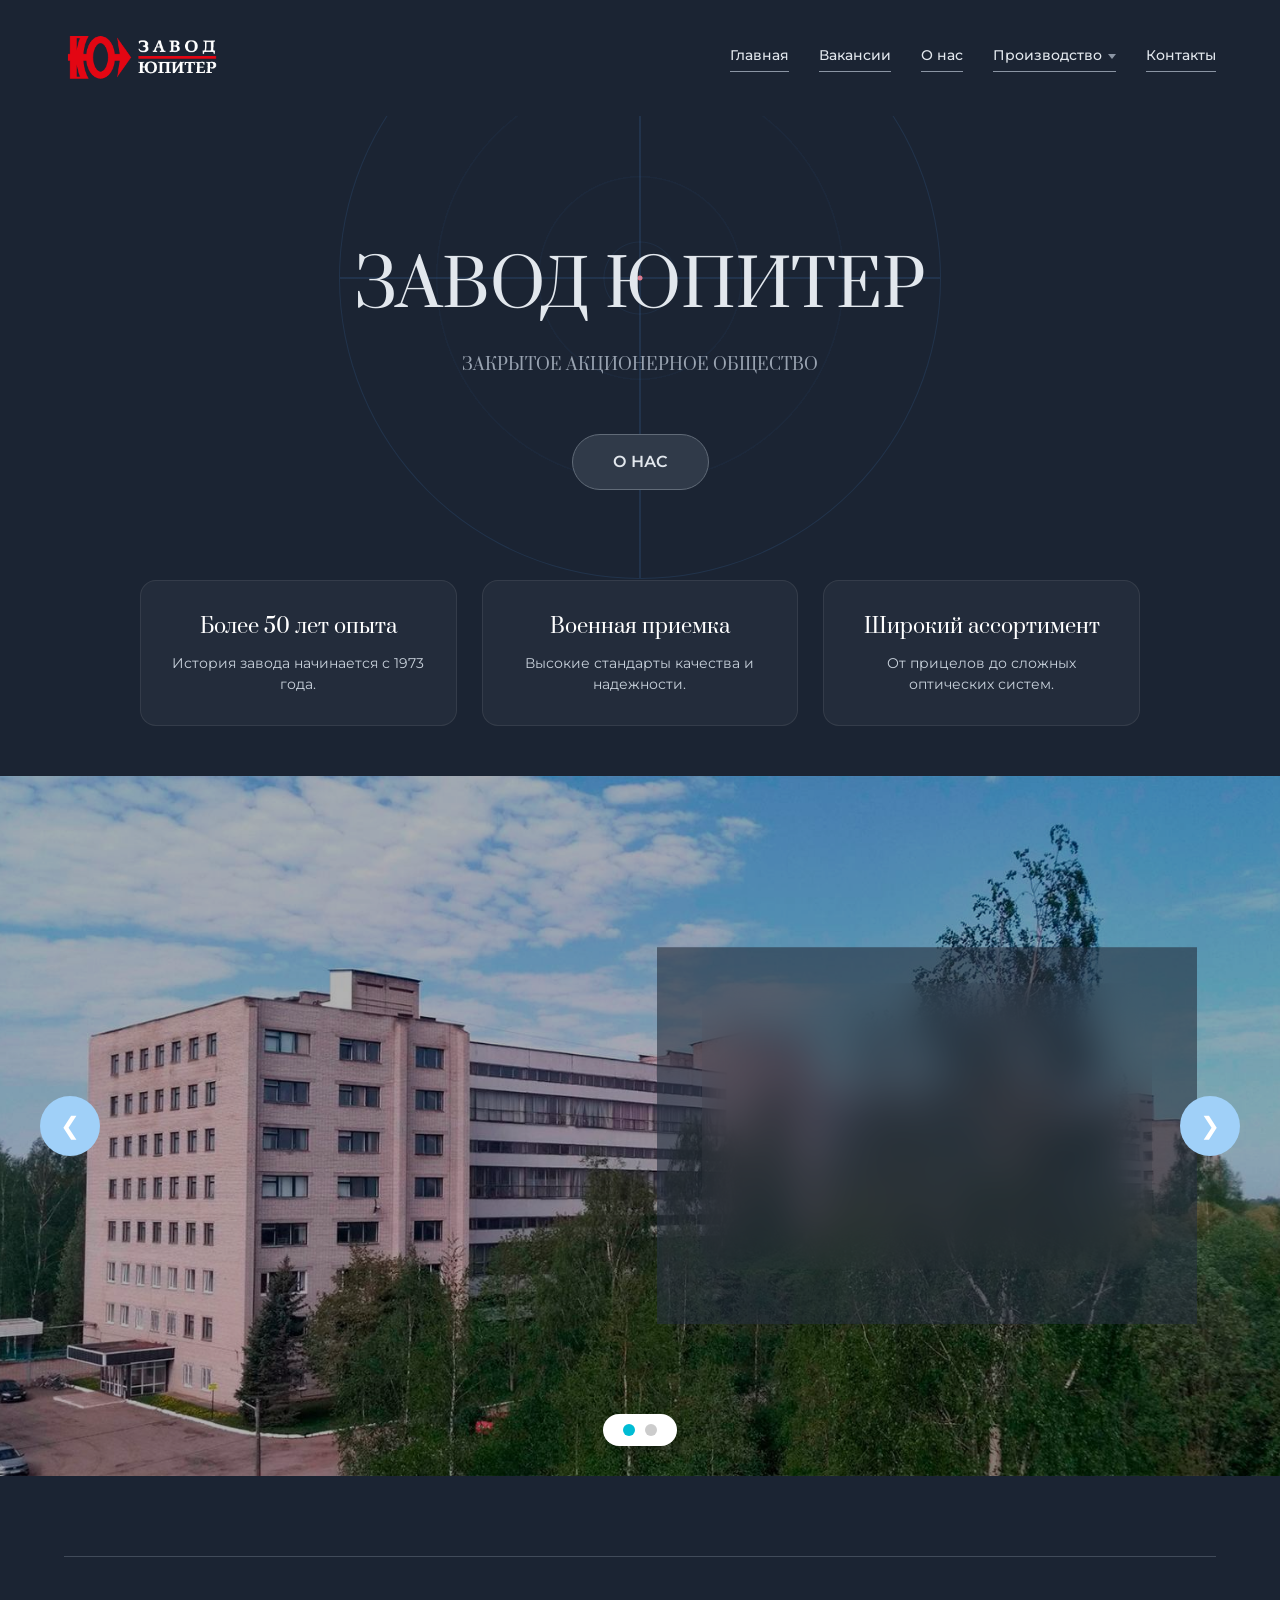
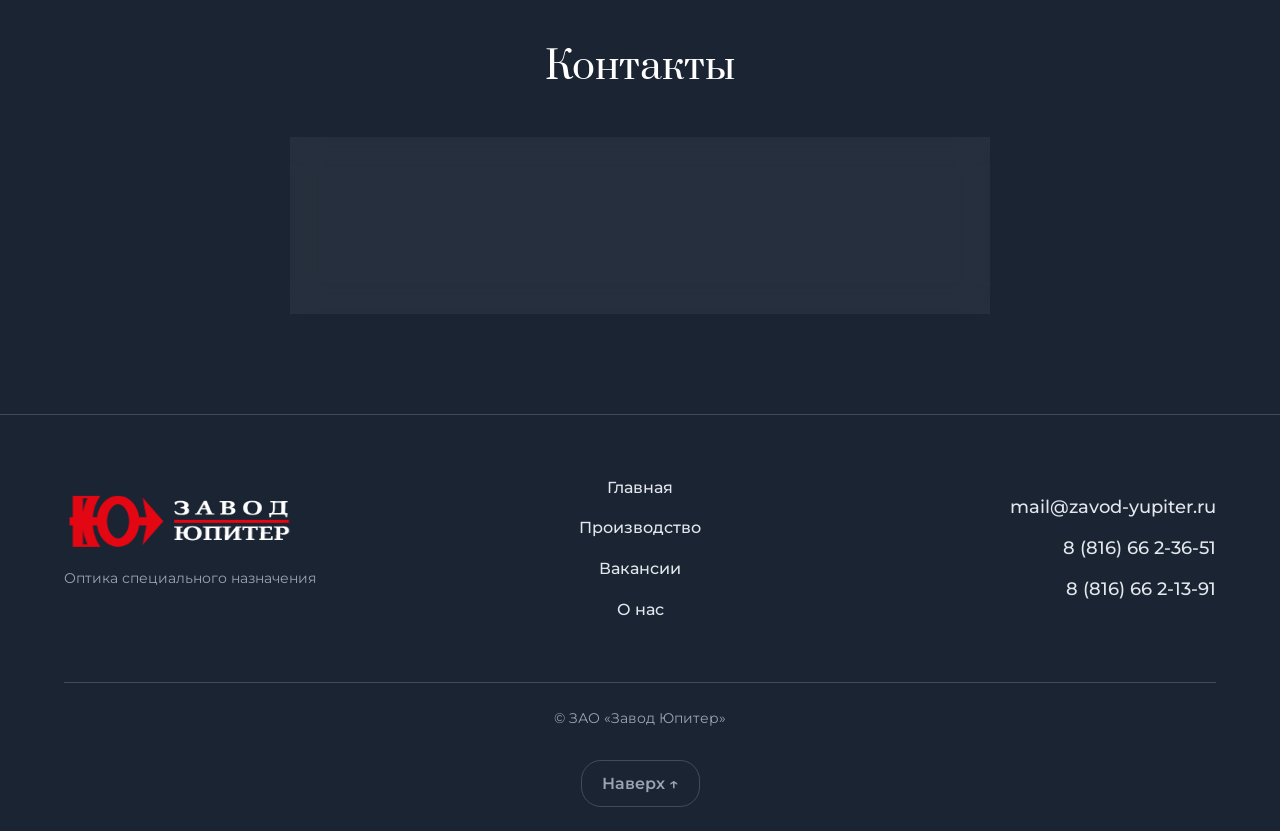
<file: index.html>
<!DOCTYPE html>
<html lang="ru">
<head>
    <meta charset="UTF-8">
    <link rel="stylesheet" href="./style.css">
    <meta name="viewport" content="width=device-width, initial-scale=1.0">
    <title>Завод Юпитер — оптика специального назначения</title>
    
    <!-- ВОТ ТУТ ПОДКЛЮЧАЕТСЯ ФАВИКОНКА -->
    <link rel="icon" href="./img/favikon.png" type="image/png">
    
    <link href="https://fonts.googleapis.com/css2?family=Montserrat:wght@400;500;600&family=Prata&display=swap" rel="stylesheet">
</head>
<body id="top">
    <canvas id="particleCanvas"></canvas>
    <div class="site-wrapper">
        <div class="shapka">
            <a class="logo-ssylka" href="index.html"><img src="./img/logo1.png" alt="Логотип Завод Юпитер"></a>
            <div class="menu">
                <a href="index.html">Главная</a>
                <a href="careers.html">Вакансии</a>
                <a href="about.html">О нас</a>
                <div class="dropdown">
                    <a href="products.html" class="dropbtn">Производство</a>
                    <div class="dropdown-content">
                        <div class="dropdown-col">
                            <p class="drop-title">Оптические приборы</p>
                            <a href="optics.html">Монокуляры</a>
                            <a href="optics.html">Бинокли</a>
                            <a href="optics.html">Зрительные трубки</a>
                        </div>
                        <div class="dropdown-col">
                            <p class="drop-title">Прицелы и дальномеры</p>
                            <a href="sights.html">Коллиматорные прицелы</a>
                            <a href="sights.html">Лазерные дальномеры</a>
                            <a href="sights.html">Крепления</a>
                        </div>
                        <div class="dropdown-col">
                            <p class="drop-title">Ночная оптика</p>
                            <a href="nightvision.html">Приборы ночного видения</a>
                            <a href="nightvision.html">Тепловизоры</a>
                        </div>
                    </div>
                </div>
                <a href="index.html#kontakty">Контакты</a>
            </div>
        </div>

        <div class="pervyy-ekran">
            <p class="glavnyy-zagolovok">ЗАВОД ЮПИТЕР</p>
            <p class="podzagolovok">Закрытое акционерное общество</p>
            <a class="knopka" href="about.html">О нас</a>
        </div>

        <div class="top-scroll-block">
            <div class="scroll-item">
                <p class="scroll-title">Более 50 лет опыта</p>
                <p class="scroll-text">История завода начинается с 1973 года.</p>
            </div>
            <div class="scroll-item">
                <p class="scroll-title">Военная приемка</p>
                <p class="scroll-text">Высокие стандарты качества и надежности.</p>
            </div>
            <div class="scroll-item">
                <p class="scroll-title">Широкий ассортимент</p>
                <p class="scroll-text">От прицелов до сложных оптических систем.</p>
            </div>
        </div>

        <!-- СЛАЙДЕР -->
        <div class="slider-block" id="produkciya">
            
            <!-- Слайд 1: Завод -->
            <div class="slide active">
                <div class="foto-fon"><img src="./img/foto3.jpg" alt="Завод"></div>
                <div class="steklo-kartochka">
                    <p class="zagolovok-kartochki">Наше<br>производство</p>
                    <p style="margin-top: 20px; font-size: 16px; line-height: 1.6; color: #c8d1db; text-align: center; margin-bottom: 0;">Современные технологии и опытные специалисты. Мы создаем оптику, которой доверяют.</p>
                </div>
            </div>

            <!-- Слайд 2: Объектив -->
            <div class="slide">
                <div class="foto-fon"><img src="./img/foto2.png" alt="Объектив"></div>
                <div class="steklo-kartochka">
                    <p class="zagolovok-kartochki">Оптика<br>специального<br>назначения</p>
                    
                    <a href="products.html" class="slider-nav-link">Оптические приборы</a>
                    <a href="products.html" class="slider-nav-link">Прицельные комплексы</a>
                    <a href="products.html" class="slider-nav-link">Специальные решения</a>
                </div>
            </div>

            <button class="arrow prev" onclick="prevSlide()">&#10094;</button>
            <button class="arrow next" onclick="nextSlide()">&#10095;</button>

            <div class="dots">
                <span class="dot active" onclick="goToSlide(0)"></span>
                <span class="dot" onclick="goToSlide(1)"></span>
            </div>
        </div>

        <div class="kontakty" id="kontakty">
            <p class="zagolovok-sekcii">Контакты</p>
            <div class="steklo-blok">
                <div class="kontakt-kol">
                    <p class="nadzagolovok">Электронная почта</p>
                    <a class="ssylka" href="mailto:mail@zavod-yupiter.ru">mail@zavod-yupiter.ru</a>
                </div>
                <div class="kontakt-kol">
                    <p class="nadzagolovok">Приемная</p>
                    <a class="ssylka" href="tel:+781666623651">8 (816) 66 2-36-51</a>
                    <a class="ssylka-serebro" href="mailto:secretary@zavod-yupiter.ru">secretary@zavod-yupiter.ru</a>
                </div>
            </div>
        </div>

        <div class="podval">
            <div class="podval-obolochka">
                <div class="podval-levo">
                    <img src="./img/logo1.png" alt="Завод Юпитер" class="podval-logo">
                    <p class="podval-tekst">Оптика специального назначения</p>
                </div>
                <div class="podval-menu">
                    <a href="index.html">Главная</a>
                    <a href="products.html">Производство</a>
                    <a href="careers.html">Вакансии</a>
                    <a href="about.html">О нас</a>
                </div>
                <div class="podval-pravo">
                    <a class="podval-ssylka" href="mailto:mail@zavod-yupiter.ru">mail@zavod-yupiter.ru</a>
                    <a class="podval-ssylka" href="tel:+781666623651">8 (816) 66 2-36-51</a>
                    <a class="podval-ssylka" href="tel:+781666621391">8 (816) 66 2-13-91</a>
                </div>
            </div>
            <div class="podval-niz">
                <p>© ЗАО «Завод Юпитер»</p>
                <a href="#top" class="btn-up">Наверх ↑</a>
            </div>
        </div>
    </div>

    <script>
        document.addEventListener('DOMContentLoaded', function() {
            const dropBtn = document.querySelector('.dropbtn');
            const dropContent = document.querySelector('.dropdown-content');
            dropBtn.addEventListener('click', function(e) {
                if (window.innerWidth <= 1000) { e.preventDefault(); dropContent.classList.toggle('show'); }
            });
            window.addEventListener('click', function(e) {
                if (!e.target.matches('.dropbtn') && !e.target.closest('.dropdown-content') && window.innerWidth <= 1000) {
                    if (dropContent.classList.contains('show')) dropContent.classList.remove('show');
                }
            });
        });

        let currentSlide = 0;
        const slides = document.querySelectorAll('.slide');
        const dots = document.querySelectorAll('.dot');

        function showSlide(index) {
            if (index >= slides.length) currentSlide = 0;
            else if (index < 0) currentSlide = slides.length - 1;
            else currentSlide = index;
            slides.forEach(s => s.classList.remove('active'));
            dots.forEach(d => d.classList.remove('active'));
            slides[currentSlide].classList.add('active');
            dots[currentSlide].classList.add('active');
        }
        function nextSlide() { showSlide(currentSlide + 1); }
        function prevSlide() { showSlide(currentSlide - 1); }
        function goToSlide(index) { showSlide(index); }

        const canvas = document.getElementById('particleCanvas');
        const ctx = canvas.getContext('2d');
        let width, height, particles = [], mouse = { x: -1000, y: -1000 };
        function resize() { width = canvas.width = window.innerWidth; height = canvas.height = window.innerHeight; }
        window.addEventListener('resize', resize); resize();
        window.addEventListener('mousemove', (e) => { mouse.x = e.clientX; mouse.y = e.clientY; });
        for (let i = 0; i < 300; i++) { particles.push({ x: Math.random() * width, y: Math.random() * height, vx: (Math.random() - 0.5) * 0.8, vy: (Math.random() - 0.5) * 0.8, radius: Math.random() * 2 + 0.5 }); }
        function animate() {
            ctx.clearRect(0, 0, width, height);
            particles.forEach(p => {
                p.x += p.vx; p.y += p.vy;
                let dx = p.x - mouse.x; let dy = p.y - mouse.y; let dist = Math.sqrt(dx * dx + dy * dy);
                if (dist < 150) { let force = (150 - dist) / 150; let angle = Math.atan2(dy, dx); p.vx += Math.cos(angle) * force * 3; p.vy += Math.sin(angle) * force * 3; }
                p.vx *= 0.97; p.vy *= 0.97;
                if (Math.abs(p.vx) < 0.1 && Math.abs(p.vy) < 0.1) { p.vx += (Math.random() - 0.5) * 0.5; p.vy += (Math.random() - 0.5) * 0.5; }
                if (p.x < -10) p.x = width + 10; if (p.x > width + 10) p.x = -10; if (p.y < -10) p.y = height + 10; if (p.y > height + 10) p.y = -10;
                ctx.beginPath(); ctx.arc(p.x, p.y, p.radius, 0, Math.PI * 2); ctx.fillStyle = 'rgba(80, 160, 255, 0.7)'; ctx.fill();
            });
            requestAnimationFrame(animate);
        }
        animate();
    </script>
</body>
</html>
</file>
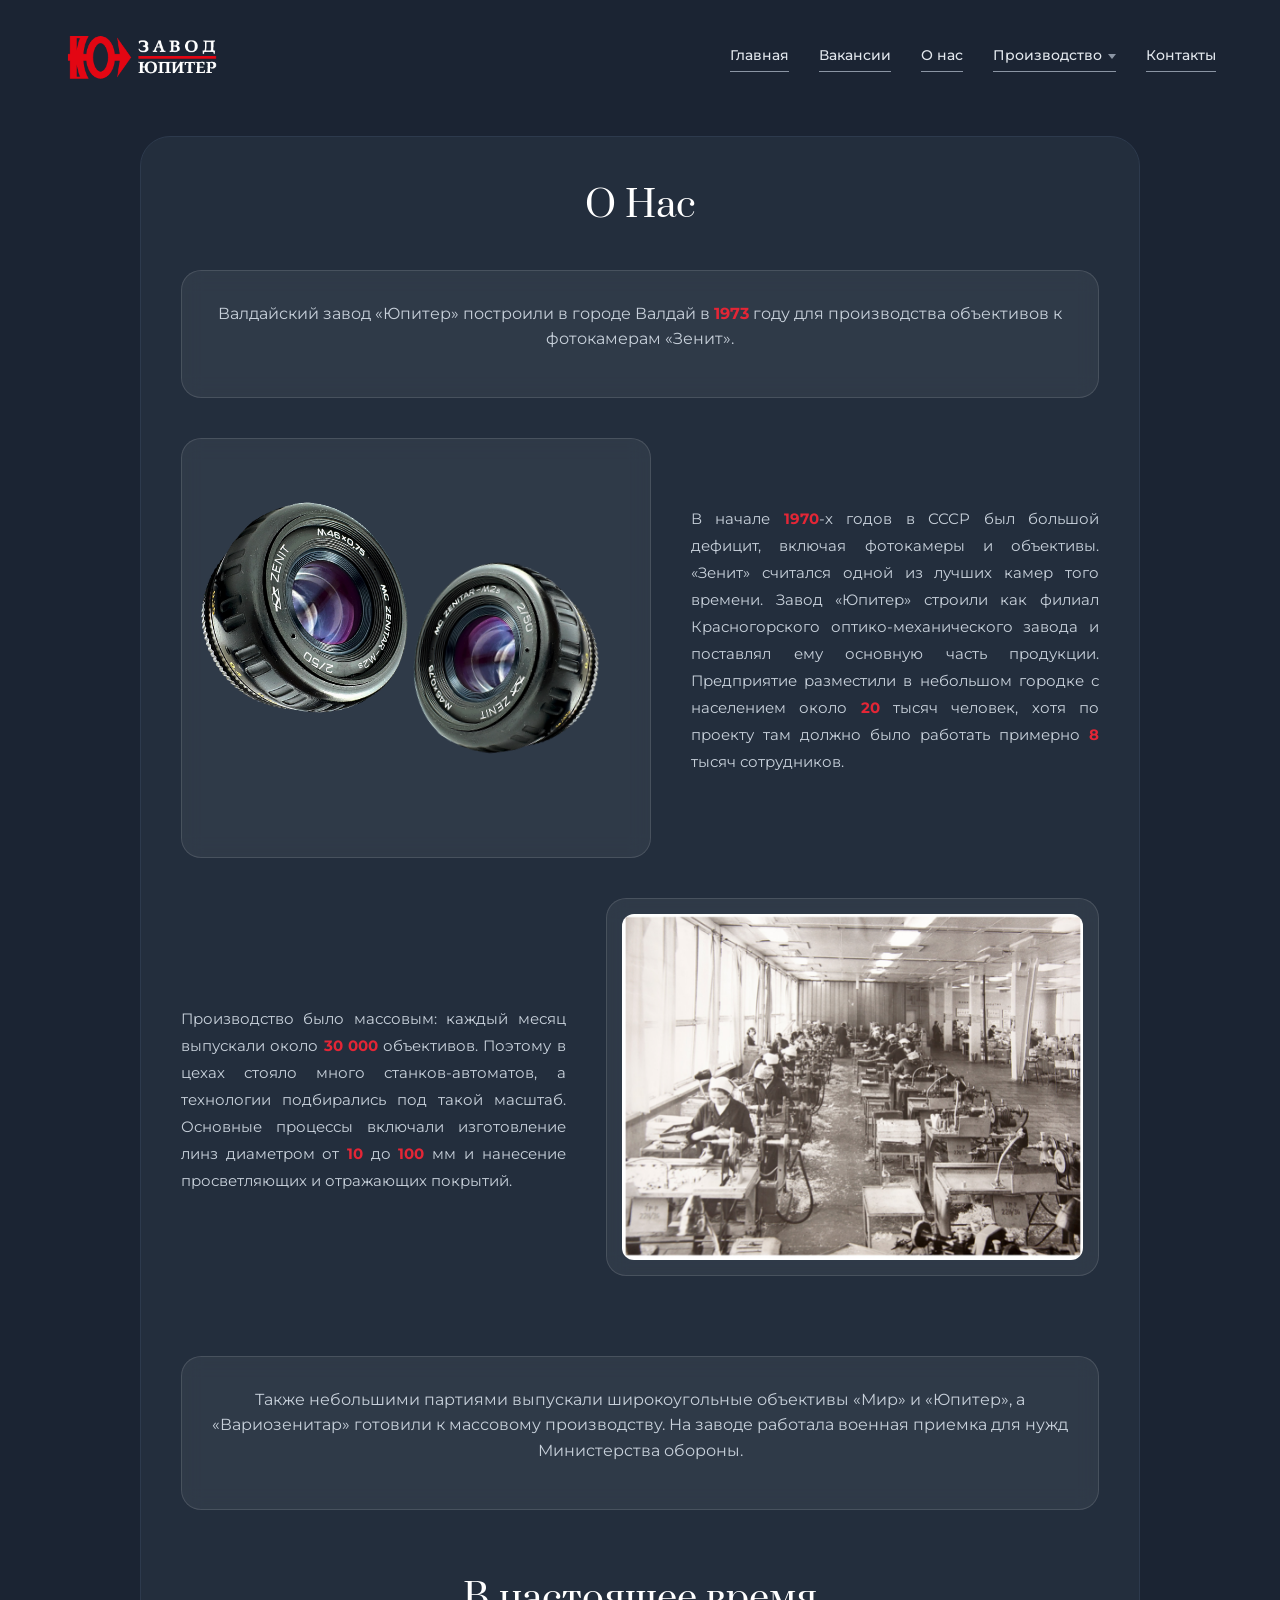
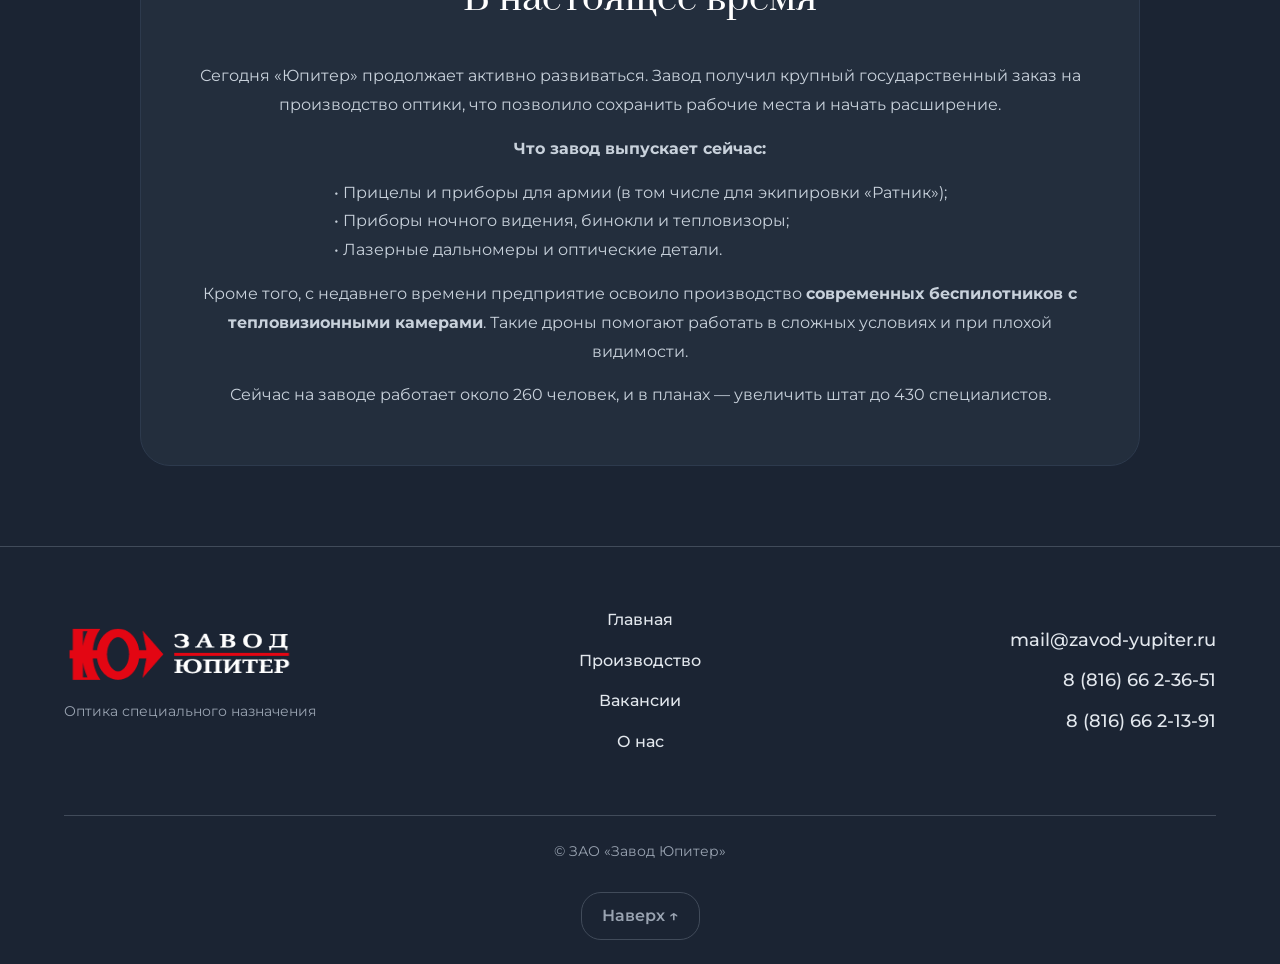
<file: about.html>
<!DOCTYPE html>
<html lang="ru">
<head>
    <meta charset="UTF-8">
    <link rel="stylesheet" href="./style.css">
    <meta name="viewport" content="width=device-width, initial-scale=1.0">
    <title>О предприятии — Завод Юпитер</title>
    <link href="https://fonts.googleapis.com/css2?family=Montserrat:wght@400;500;600&family=Prata&display=swap" rel="stylesheet">
</head>
<body id="top">
    <canvas id="particleCanvas"></canvas>
    <div class="site-wrapper">
        <div class="shapka">
            <a class="logo-ssylka" href="index.html"><img src="./img/logo1.png" alt="Логотип"></a>
            <div class="menu">
                <a href="index.html">Главная</a>
                <a href="careers.html">Вакансии</a>
                <a href="about.html">О нас</a>
                <div class="dropdown">
                    <a href="products.html" class="dropbtn">Производство</a>
                    <div class="dropdown-content">
                        <div class="dropdown-col">
                            <p class="drop-title">Оптические приборы</p>
                            <a href="optics.html">Монокуляры</a>
                            <a href="optics.html">Бинокли</a>
                            <a href="optics.html">Зрительные трубки</a>
                        </div>
                        <div class="dropdown-col">
                            <p class="drop-title">Прицелы и дальномеры</p>
                            <a href="sights.html">Коллиматорные прицелы</a>
                            <a href="sights.html">Лазерные дальномеры</a>
                            <a href="sights.html">Крепления</a>
                        </div>
                        <div class="dropdown-col">
                            <p class="drop-title">Ночная оптика</p>
                            <a href="nightvision.html">Приборы ночного видения</a>
                            <a href="nightvision.html">Тепловизоры</a>
                        </div>
                    </div>
                </div>
                <a href="index.html#kontakty">Контакты</a>
            </div>
        </div>

        <div class="about-wrapper">
            <p class="section-title">О Нас</p>

            <div class="glass-box center-text">
                <p>Валдайский завод «Юпитер» построили в городе Валдай в <span class="red">1973</span> году для производства объективов к фотокамерам «Зенит».</p>
            </div>

            <div class="row">
                <div class="glass-box col-photo">
                    <img src="./img/obektiv.png" alt="Объектив" class="obj-left">
                    <img src="./img/obektiv2.png" alt="Объектив" class="obj-right">
                </div>
                <div class="col-text">
                    <p>В начале <span class="red">1970</span>-х годов в СССР был большой дефицит, включая фотокамеры и объективы. «Зенит» считался одной из лучших камер того времени. Завод «Юпитер» строили как филиал Красногорского оптико-механического завода и поставлял ему основную часть продукции. Предприятие разместили в небольшом городке с населением около <span class="red">20</span> тысяч человек, хотя по проекту там должно было работать примерно <span class="red">8</span> тысяч сотрудников.</p>
                </div>
            </div>

            <div class="row">
                <div class="col-text">
                    <p>Производство было массовым: каждый месяц выпускали около <span class="red">30 000</span> объективов. Поэтому в цехах стояло много станков-автоматов, а технологии подбирались под такой масштаб. Основные процессы включали изготовление линз диаметром от <span class="red">10</span> до <span class="red">100</span> мм и нанесение просветляющих и отражающих покрытий.</p>
                </div>
                <div class="glass-box people-box">
                    <img src="./img/people.png" alt="Цех завода">
                </div>
            </div>

            <div class="glass-box center-text">
                <p>Также небольшими партиями выпускали широкоугольные объективы «Мир» и «Юпитер», а «Вариозенитар» готовили к массовому производству. На заводе работала военная приемка для нужд Министерства обороны.</p>
            </div>

            <p class="section-title" style="margin-top: 60px;">В настоящее время</p>

            <!-- ПРЕДЛОЖЕНИЕ ПРО 2000-2010 УБРАНО -->
            <div class="center-text" style="line-height: 1.8;">
                <p>Сегодня «Юпитер» продолжает активно развиваться. Завод получил крупный государственный заказ на производство оптики, что позволило сохранить рабочие места и начать расширение.</p>
                
                <p><strong>Что завод выпускает сейчас:</strong></p>
                <p style="text-align: left; display: inline-block; margin: 0 auto 15px;">
                    • Прицелы и приборы для армии (в том числе для экипировки «Ратник»);<br>
                    • Приборы ночного видения, бинокли и тепловизоры;<br>
                    • Лазерные дальномеры и оптические детали.
                </p>
                
                <p>Кроме того, с недавнего времени предприятие освоило производство <strong>современных беспилотников с тепловизионными камерами</strong>. Такие дроны помогают работать в сложных условиях и при плохой видимости. </p>

                <p>Сейчас на заводе работает около 260 человек, и в планах — увеличить штат до 430 специалистов.</p>
            </div>
        </div>

        <div class="podval">
            <div class="podval-obolochka">
                <div class="podval-levo">
                    <img src="./img/logo1.png" alt="Завод Юпитер" class="podval-logo">
                    <p class="podval-tekst">Оптика специального назначения</p>
                </div>
                <div class="podval-menu">
                    <a href="index.html">Главная</a>
                    <a href="products.html">Производство</a>
                    <a href="careers.html">Вакансии</a>
                    <a href="about.html">О нас</a>
                </div>
                <div class="podval-pravo">
                    <a class="podval-ssylka" href="mailto:mail@zavod-yupiter.ru">mail@zavod-yupiter.ru</a>
                    <a class="podval-ssylka" href="tel:+781666623651">8 (816) 66 2-36-51</a>
                    <a class="podval-ssylka" href="tel:+781666621391">8 (816) 66 2-13-91</a>
                </div>
            </div>
            <div class="podval-niz">
                <p>© ЗАО «Завод Юпитер»</p>
                <a href="#top" class="btn-up">Наверх ↑</a>
            </div>
        </div>
    </div>

    <script>
        document.addEventListener('DOMContentLoaded', function() {
            const dropBtn = document.querySelector('.dropbtn');
            const dropContent = document.querySelector('.dropdown-content');
            dropBtn.addEventListener('click', function(e) {
                if (window.innerWidth <= 1000) { e.preventDefault(); dropContent.classList.toggle('show'); }
            });
            window.addEventListener('click', function(e) {
                if (!e.target.matches('.dropbtn') && !e.target.closest('.dropdown-content') && window.innerWidth <= 1000) {
                    if (dropContent.classList.contains('show')) dropContent.classList.remove('show');
                }
            });
        });

        const canvas = document.getElementById('particleCanvas');
        const ctx = canvas.getContext('2d');
        let width, height, particles = [], mouse = { x: -1000, y: -1000 };
        function resize() { width = canvas.width = window.innerWidth; height = canvas.height = window.innerHeight; }
        window.addEventListener('resize', resize); resize();
        window.addEventListener('mousemove', (e) => { mouse.x = e.clientX; mouse.y = e.clientY; });
        for (let i = 0; i < 300; i++) { particles.push({ x: Math.random() * width, y: Math.random() * height, vx: (Math.random() - 0.5) * 0.8, vy: (Math.random() - 0.5) * 0.8, radius: Math.random() * 2 + 0.5 }); }
        function animate() {
            ctx.clearRect(0, 0, width, height);
            particles.forEach(p => {
                p.x += p.vx; p.y += p.vy;
                let dx = p.x - mouse.x; let dy = p.y - mouse.y; let dist = Math.sqrt(dx * dx + dy * dy);
                if (dist < 150) { let force = (150 - dist) / 150; let angle = Math.atan2(dy, dx); p.vx += Math.cos(angle) * force * 3; p.vy += Math.sin(angle) * force * 3; }
                p.vx *= 0.97; p.vy *= 0.97;
                if (Math.abs(p.vx) < 0.1 && Math.abs(p.vy) < 0.1) { p.vx += (Math.random() - 0.5) * 0.5; p.vy += (Math.random() - 0.5) * 0.5; }
                if (p.x < -10) p.x = width + 10; if (p.x > width + 10) p.x = -10; if (p.y < -10) p.y = height + 10; if (p.y > height + 10) p.y = -10;
                ctx.beginPath(); ctx.arc(p.x, p.y, p.radius, 0, Math.PI * 2); ctx.fillStyle = 'rgba(80, 160, 255, 0.7)'; ctx.fill();
            });
            requestAnimationFrame(animate);
        }
        animate();
    </script>
</body>
</html>
</file>
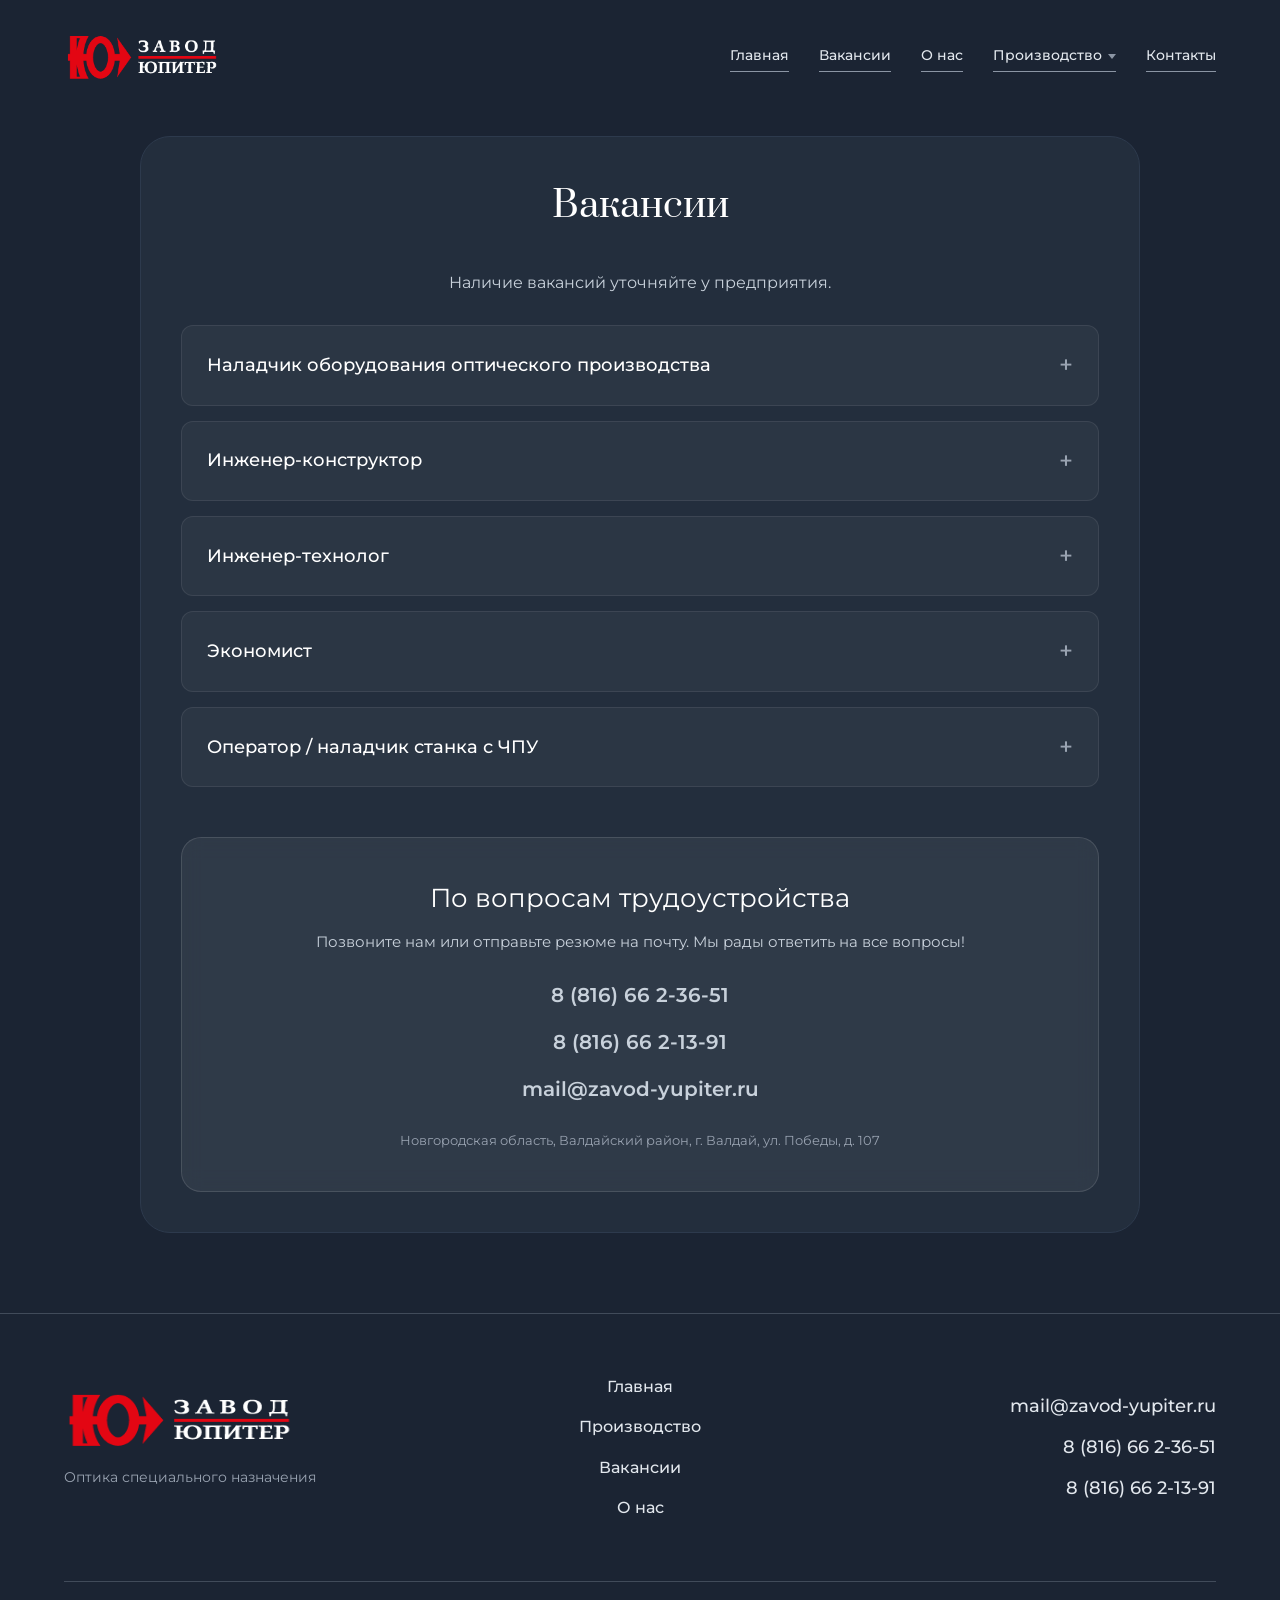
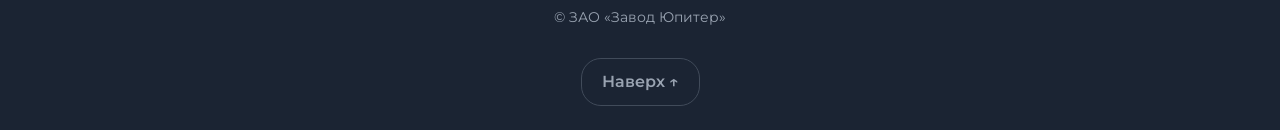
<file: careers.html>
<!DOCTYPE html>
<html lang="ru">
<head>
    <meta charset="UTF-8">
    <link rel="stylesheet" href="./style.css">
    <meta name="viewport" content="width=device-width, initial-scale=1.0">
    <title>Вакансии — Завод Юпитер</title>
    <link href="https://fonts.googleapis.com/css2?family=Montserrat:wght@400;500;600&family=Prata&display=swap" rel="stylesheet">
    <style>
        .contact-card { display: flex; flex-direction: column; gap: 15px; align-items: center; margin-top: 20px; }
        .contact-card .ssylka { font-size: 20px; font-weight: 600; }
        .contact-card .ssylka:hover { color: #f17882; }
    </style>
</head>
<body id="top">
    <canvas id="particleCanvas"></canvas>
    <div class="site-wrapper">
        <div class="shapka">
            <a class="logo-ssylka" href="index.html"><img src="./img/logo1.png" alt="Логотип"></a>
            <div class="menu">
                <a href="index.html">Главная</a>
                <a href="careers.html">Вакансии</a>
                <a href="about.html">О нас</a>
                <div class="dropdown">
                    <a href="products.html" class="dropbtn">Производство</a>
                    <div class="dropdown-content">
                        <div class="dropdown-col">
                            <p class="drop-title">Оптические приборы</p>
                            <a href="optics.html">Монокуляры</a>
                            <a href="optics.html">Бинокли</a>
                            <a href="optics.html">Зрительные трубки</a>
                        </div>
                        <div class="dropdown-col">
                            <p class="drop-title">Прицелы и дальномеры</p>
                            <a href="sights.html">Коллиматорные прицелы</a>
                            <a href="sights.html">Лазерные дальномеры</a>
                            <a href="sights.html">Крепления</a>
                        </div>
                        <div class="dropdown-col">
                            <p class="drop-title">Ночная оптика</p>
                            <a href="nightvision.html">Приборы ночного видения</a>
                            <a href="nightvision.html">Тепловизоры</a>
                        </div>
                    </div>
                </div>
                <a href="index.html#kontakty">Контакты</a>
            </div>
        </div>

        <div class="about-wrapper">
            <p class="section-title">Вакансии</p>
            <p class="center-text" style="margin-bottom: 30px;">Наличие вакансий уточняйте у предприятия.</p>

            <div class="vacancy-list">
                <details class="vacancy-item">
                    <summary class="vacancy-title">Наладчик оборудования оптического производства<span class="plus">+</span></summary>
                    <div class="vacancy-content">
                        <p><strong>Зарплата:</strong> от 50000 (60 000 руб.)</p>
                        <p><strong>Адрес:</strong> Новгородская область, Валдайский район, г Валдай, Победы улица, дом: 107</p>
                        <p><strong>Требования:</strong> Требования не предъявляются, Опыт: 1 лет</p>
                        <p><strong>Обязанности:</strong> Настройка и регулировка технологического оборудования. Сборка печей, чистка вакуумных насосов. Контроль износа деталей и их замена.</p>
                    </div>
                </details>
                <details class="vacancy-item">
                    <summary class="vacancy-title">Инженер-конструктор<span class="plus">+</span></summary>
                    <div class="vacancy-content">
                        <p><strong>Зарплата:</strong> от 50000 (60 000 руб.)</p>
                        <p><strong>Адрес:</strong> Новгородская область, Валдайский район, г Валдай, Победы улица, дом: 107</p>
                        <p><strong>Требования:</strong> Высшее образование — бакалавриат, Опыт: 5 лет</p>
                        <p><strong>Обязанности:</strong> Выполнение проектно-конструкторских работ. Создание эскизных и рабочих чертежей технологического оснащения.</p>
                    </div>
                </details>
                <details class="vacancy-item">
                    <summary class="vacancy-title">Инженер-технолог<span class="plus">+</span></summary>
                    <div class="vacancy-content">
                        <p><strong>Зарплата:</strong> от 50000 (60 000 руб.)</p>
                        <p><strong>Адрес:</strong> Новгородская область, Валдайский район, г Валдай, Победы улица, дом: 107</p>
                        <p><strong>Требования:</strong> Высшее образование — бакалавриат, Опыт: 1 лет</p>
                        <p><strong>Обязанности:</strong> Разработка и внедрение технологических процессов и видов оборудования.</p>
                    </div>
                </details>
                <details class="vacancy-item">
                    <summary class="vacancy-title">Экономист<span class="plus">+</span></summary>
                    <div class="vacancy-content">
                        <p><strong>Зарплата:</strong> от 50000 (60 000 руб.)</p>
                        <p><strong>Адрес:</strong> Новгородская область, Валдайский район, г Валдай, Победы улица, дом: 107</p>
                        <p><strong>Требования:</strong> Высшее образование — бакалавриат, Опыт: 1 лет</p>
                        <p><strong>Обязанности:</strong> Ведение оперативного учета и статистической отчетности по выпуску продукции.</p>
                    </div>
                </details>
                <details class="vacancy-item">
                    <summary class="vacancy-title">Оператор / наладчик станка с ЧПУ<span class="plus">+</span></summary>
                    <div class="vacancy-content">
                        <p><strong>Зарплата:</strong> от 50000 (60 000 руб.)</p>
                        <p><strong>Адрес:</strong> Новгородская область, Валдайский район, г Валдай, Победы улица, дом: 107</p>
                        <p><strong>Требования:</strong> Среднее профессиональное образование, Опыт: 1 лет</p>
                        <p><strong>Обязанности:</strong> Знание устройства и принципиальных схем станков с ЧПУ. Корректировка режимов резания.</p>
                    </div>
                </details>
            </div>

            <div class="glass-box center-text" style="margin-top: 50px; margin-bottom: 0; padding: 40px 30px;">
                <p class="title-small" style="font-size: 26px; margin-bottom: 10px; color: #fff;">По вопросам трудоустройства</p>
                <p style="font-size: 15px; color: #c8d1db; margin-bottom: 25px;">Позвоните нам или отправьте резюме на почту. Мы рады ответить на все вопросы!</p>
                
                <div class="contact-card">
                    <a href="tel:+781666623651" class="ssylka">8 (816) 66 2-36-51</a>
                    <a href="tel:+781666621391" class="ssylka">8 (816) 66 2-13-91</a>
                    <a href="mailto:mail@zavod-yupiter.ru" class="ssylka">mail@zavod-yupiter.ru</a>
                </div>
                
                <p style="font-size: 13px; color: #99a3b1; margin-top: 25px; margin-bottom: 0;">Новгородская область, Валдайский район, г. Валдай, ул. Победы, д. 107</p>
            </div>
        </div>

        <div class="podval">
            <div class="podval-obolochka">
                <div class="podval-levo">
                    <img src="./img/logo1.png" alt="Завод Юпитер" class="podval-logo">
                    <p class="podval-tekst">Оптика специального назначения</p>
                </div>
                <div class="podval-menu">
                    <a href="index.html">Главная</a>
                    <a href="products.html">Производство</a>
                    <a href="careers.html">Вакансии</a>
                    <a href="about.html">О нас</a>
                </div>
                <div class="podval-pravo">
                    <a class="podval-ssylka" href="mailto:mail@zavod-yupiter.ru">mail@zavod-yupiter.ru</a>
                    <a class="podval-ssylka" href="tel:+781666623651">8 (816) 66 2-36-51</a>
                    <a class="podval-ssylka" href="tel:+781666621391">8 (816) 66 2-13-91</a>
                </div>
            </div>
            <div class="podval-niz">
                <p>© ЗАО «Завод Юпитер»</p>
                <a href="#top" class="btn-up">Наверх ↑</a>
            </div>
        </div>
    </div>

    <script>
        document.addEventListener('DOMContentLoaded', function() {
            const dropBtn = document.querySelector('.dropbtn');
            const dropContent = document.querySelector('.dropdown-content');
            dropBtn.addEventListener('click', function(e) {
                if (window.innerWidth <= 1000) { e.preventDefault(); dropContent.classList.toggle('show'); }
            });
            window.addEventListener('click', function(e) {
                if (!e.target.matches('.dropbtn') && !e.target.closest('.dropdown-content') && window.innerWidth <= 1000) {
                    if (dropContent.classList.contains('show')) dropContent.classList.remove('show');
                }
            });
        });

        const canvas = document.getElementById('particleCanvas');
        const ctx = canvas.getContext('2d');
        let width, height, particles = [], mouse = { x: -1000, y: -1000 };
        function resize() { width = canvas.width = window.innerWidth; height = canvas.height = window.innerHeight; }
        window.addEventListener('resize', resize); resize();
        window.addEventListener('mousemove', (e) => { mouse.x = e.clientX; mouse.y = e.clientY; });
        for (let i = 0; i < 300; i++) { particles.push({ x: Math.random() * width, y: Math.random() * height, vx: (Math.random() - 0.5) * 0.8, vy: (Math.random() - 0.5) * 0.8, radius: Math.random() * 2 + 0.5 }); }
        function animate() {
            ctx.clearRect(0, 0, width, height);
            particles.forEach(p => {
                p.x += p.vx; p.y += p.vy;
                let dx = p.x - mouse.x; let dy = p.y - mouse.y; let dist = Math.sqrt(dx * dx + dy * dy);
                if (dist < 150) { let force = (150 - dist) / 150; let angle = Math.atan2(dy, dx); p.vx += Math.cos(angle) * force * 3; p.vy += Math.sin(angle) * force * 3; }
                p.vx *= 0.97; p.vy *= 0.97;
                if (Math.abs(p.vx) < 0.1 && Math.abs(p.vy) < 0.1) { p.vx += (Math.random() - 0.5) * 0.5; p.vy += (Math.random() - 0.5) * 0.5; }
                if (p.x < -10) p.x = width + 10; if (p.x > width + 10) p.x = -10; if (p.y < -10) p.y = height + 10; if (p.y > height + 10) p.y = -10;
                ctx.beginPath(); ctx.arc(p.x, p.y, p.radius, 0, Math.PI * 2); ctx.fillStyle = 'rgba(80, 160, 255, 0.7)'; ctx.fill();
            });
            requestAnimationFrame(animate);
        }
        animate();
    </script>
</body>
</html>
</file>
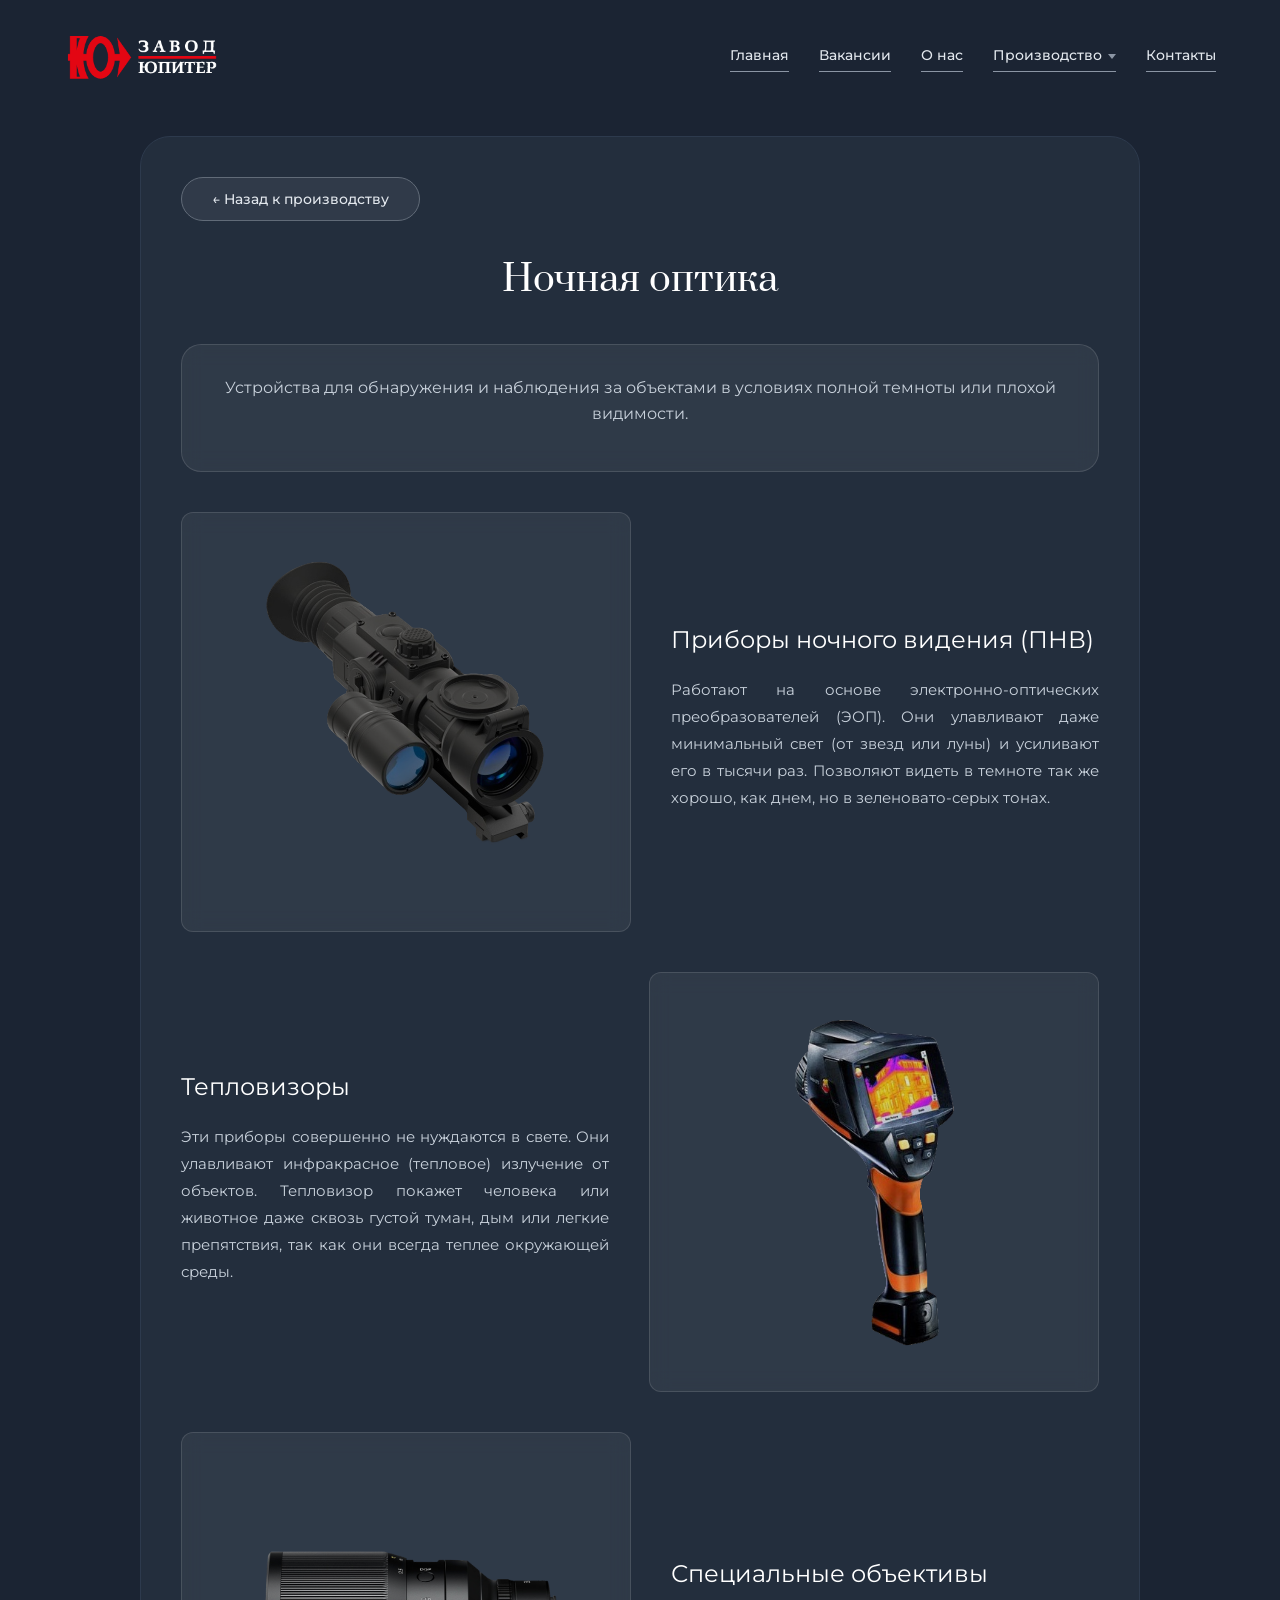
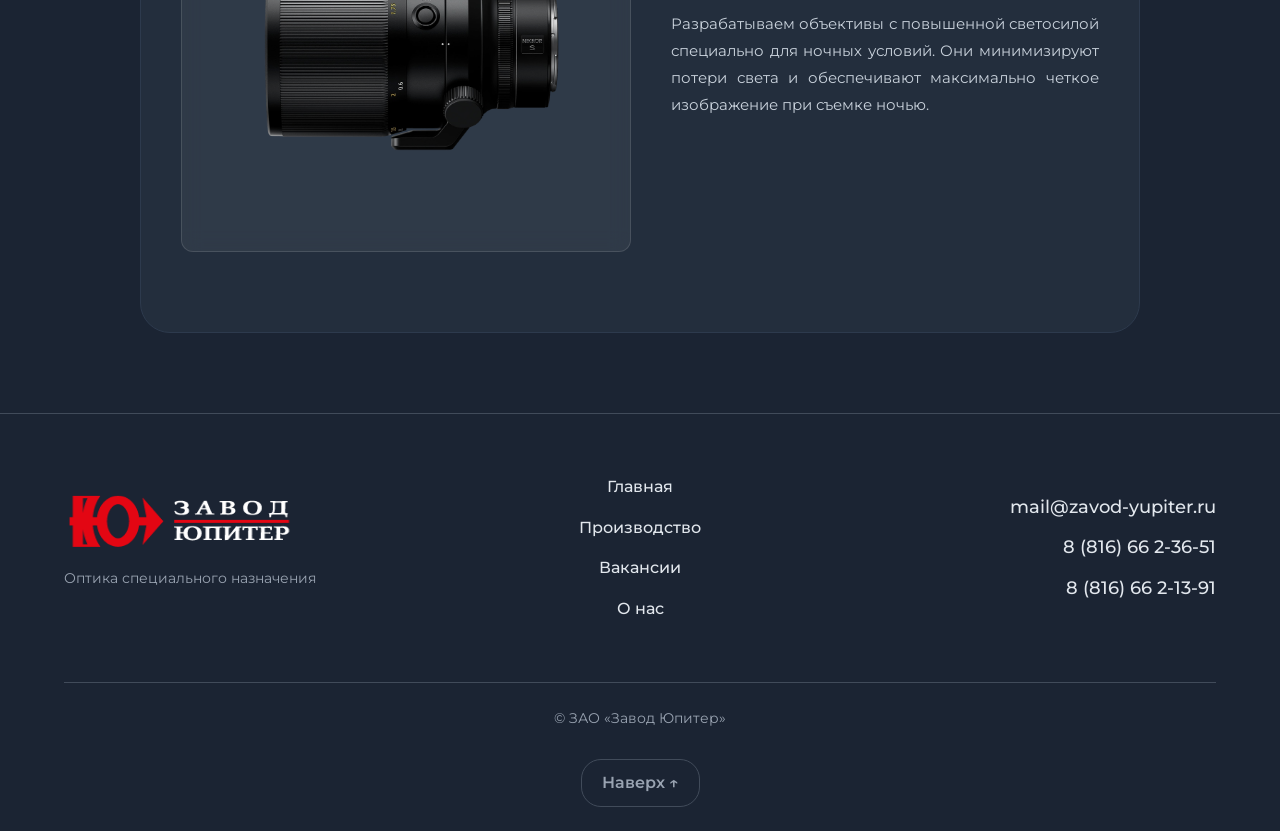
<file: nightvision.html>
<!DOCTYPE html>
<html lang="ru">
<head>
    <meta charset="UTF-8">
    <link rel="stylesheet" href="./style.css">
    <meta name="viewport" content="width=device-width, initial-scale=1.0">
    <title>Ночная оптика — Завод Юпитер</title>
    <link href="https://fonts.googleapis.com/css2?family=Montserrat:wght@400;500;600&family=Prata&display=swap" rel="stylesheet">
    <style>
        .col-photo { display: flex; align-items: center; justify-content: center; width: 100%; overflow: hidden; border-radius: 12px; }
        .product-img { width: 100%; height: 350px; object-fit: cover; border-radius: 12px; display: block; margin: 0 auto; filter: brightness(0.85); }
        .img-distance { width: 95% !important; height: auto !important; max-height: 340px; object-fit: contain !important; padding: 5px; margin: 0 auto; }
        .img-first-custom { transform: scale(1.15); filter: brightness(0.6); }
        .img-zoom { transform: scale(1.15); }
    </style>
</head>
<body id="top">
    <canvas id="particleCanvas"></canvas>
    <div class="site-wrapper">
        <div class="shapka">
            <a class="logo-ssylka" href="index.html"><img src="./img/logo1.png" alt="Логотип"></a>
            <div class="menu">
                <a href="index.html">Главная</a>
                <a href="careers.html">Вакансии</a>
                <a href="about.html">О нас</a>
                <div class="dropdown">
                    <a href="products.html" class="dropbtn">Производство</a>
                    <div class="dropdown-content">
                        <div class="dropdown-col">
                            <p class="drop-title">Оптические приборы</p>
                            <a href="optics.html">Монокуляры</a>
                            <a href="optics.html">Бинокли</a>
                            <a href="optics.html">Зрительные трубки</a>
                        </div>
                        <div class="dropdown-col">
                            <p class="drop-title">Прицелы и дальномеры</p>
                            <a href="sights.html">Коллиматорные прицелы</a>
                            <a href="sights.html">Лазерные дальномеры</a>
                            <a href="sights.html">Крепления</a>
                        </div>
                        <div class="dropdown-col">
                            <p class="drop-title">Ночная оптика</p>
                            <a href="nightvision.html">Приборы ночного видения</a>
                            <a href="nightvision.html">Тепловизоры</a>
                        </div>
                    </div>
                </div>
                <a href="index.html#kontakty">Контакты</a>
            </div>
        </div>

        <div class="about-wrapper">
            <a href="products.html" class="btn-back">← Назад к производству</a>
            <p class="section-title">Ночная оптика</p>

            <div class="glass-box center-text" style="margin-bottom: 40px;">
                <p>Устройства для обнаружения и наблюдения за объектами в условиях полной темноты или плохой видимости.</p>
            </div>

            <div class="row">
                <div class="glass-box col-photo" style="padding: 10px;">
                    <img src="./img/videnia.png" alt="Прибор ночного видения" class="product-img img-distance img-first-custom">
                </div>
                <div class="col-text">
                    <p class="title-small" style="font-size: 24px; margin-bottom: 15px; color: #fff;">Приборы ночного видения (ПНВ)</p>
                    <p>Работают на основе электронно-оптических преобразователей (ЭОП). Они улавливают даже минимальный свет (от звезд или луны) и усиливают его в тысячи раз. Позволяют видеть в темноте так же хорошо, как днем, но в зеленовато-серых тонах.</p>
                </div>
            </div>

            <div class="row">
                <div class="col-text">
                    <p class="title-small" style="font-size: 24px; margin-bottom: 15px; color: #fff;">Тепловизоры</p>
                    <p>Эти приборы совершенно не нуждаются в свете. Они улавливают инфракрасное (тепловое) излучение от объектов. Тепловизор покажет человека или животное даже сквозь густой туман, дым или легкие препятствия, так как они всегда теплее окружающей среды.</p>
                </div>
                <div class="glass-box col-photo" style="padding: 10px;">
                    <img src="./img/teplovi.png" alt="Тепловизор" class="product-img img-distance">
                </div>
            </div>

            <div class="row">
                <div class="glass-box col-photo" style="padding: 10px;">
                    <img src="./img/noch.png" alt="Специальные объективы" class="product-img img-distance img-zoom">
                </div>
                <div class="col-text">
                    <p class="title-small" style="font-size: 24px; margin-bottom: 15px; color: #fff;">Специальные объективы</p>
                    <p>Разрабатываем объективы с повышенной светосилой специально для ночных условий. Они минимизируют потери света и обеспечивают максимально четкое изображение при съемке ночью.</p>
                </div>
            </div>
        </div>

        <div class="podval">
            <div class="podval-obolochka">
                <div class="podval-levo">
                    <img src="./img/logo1.png" alt="Завод Юпитер" class="podval-logo">
                    <p class="podval-tekst">Оптика специального назначения</p>
                </div>
                <div class="podval-menu">
                    <a href="index.html">Главная</a>
                    <a href="products.html">Производство</a>
                    <a href="careers.html">Вакансии</a>
                    <a href="about.html">О нас</a>
                </div>
                <div class="podval-pravo">
                    <a class="podval-ssylka" href="mailto:mail@zavod-yupiter.ru">mail@zavod-yupiter.ru</a>
                    <a class="podval-ssylka" href="tel:+781666623651">8 (816) 66 2-36-51</a>
                    <a class="podval-ssylka" href="tel:+781666621391">8 (816) 66 2-13-91</a>
                </div>
            </div>
            <div class="podval-niz">
                <p>© ЗАО «Завод Юпитер»</p>
                <a href="#top" class="btn-up">Наверх ↑</a>
            </div>
        </div>
    </div>

    <script>
        document.addEventListener('DOMContentLoaded', function() {
            const dropBtn = document.querySelector('.dropbtn');
            const dropContent = document.querySelector('.dropdown-content');
            dropBtn.addEventListener('click', function(e) {
                if (window.innerWidth <= 1000) { e.preventDefault(); dropContent.classList.toggle('show'); }
            });
            window.addEventListener('click', function(e) {
                if (!e.target.matches('.dropbtn') && !e.target.closest('.dropdown-content') && window.innerWidth <= 1000) {
                    if (dropContent.classList.contains('show')) dropContent.classList.remove('show');
                }
            });
        });

        const canvas = document.getElementById('particleCanvas');
        const ctx = canvas.getContext('2d');
        let width, height, particles = [], mouse = { x: -1000, y: -1000 };
        function resize() { width = canvas.width = window.innerWidth; height = canvas.height = window.innerHeight; }
        window.addEventListener('resize', resize); resize();
        window.addEventListener('mousemove', (e) => { mouse.x = e.clientX; mouse.y = e.clientY; });
        for (let i = 0; i < 300; i++) { particles.push({ x: Math.random() * width, y: Math.random() * height, vx: (Math.random() - 0.5) * 0.8, vy: (Math.random() - 0.5) * 0.8, radius: Math.random() * 2 + 0.5 }); }
        function animate() {
            ctx.clearRect(0, 0, width, height);
            particles.forEach(p => {
                p.x += p.vx; p.y += p.vy;
                let dx = p.x - mouse.x; let dy = p.y - mouse.y; let dist = Math.sqrt(dx * dx + dy * dy);
                if (dist < 150) { let force = (150 - dist) / 150; let angle = Math.atan2(dy, dx); p.vx += Math.cos(angle) * force * 3; p.vy += Math.sin(angle) * force * 3; }
                p.vx *= 0.97; p.vy *= 0.97;
                if (Math.abs(p.vx) < 0.1 && Math.abs(p.vy) < 0.1) { p.vx += (Math.random() - 0.5) * 0.5; p.vy += (Math.random() - 0.5) * 0.5; }
                if (p.x < -10) p.x = width + 10; if (p.x > width + 10) p.x = -10; if (p.y < -10) p.y = height + 10; if (p.y > height + 10) p.y = -10;
                ctx.beginPath(); ctx.arc(p.x, p.y, p.radius, 0, Math.PI * 2); ctx.fillStyle = 'rgba(80, 160, 255, 0.7)'; ctx.fill();
            });
            requestAnimationFrame(animate);
        }
        animate();
    </script>
</body>
</html>
</file>
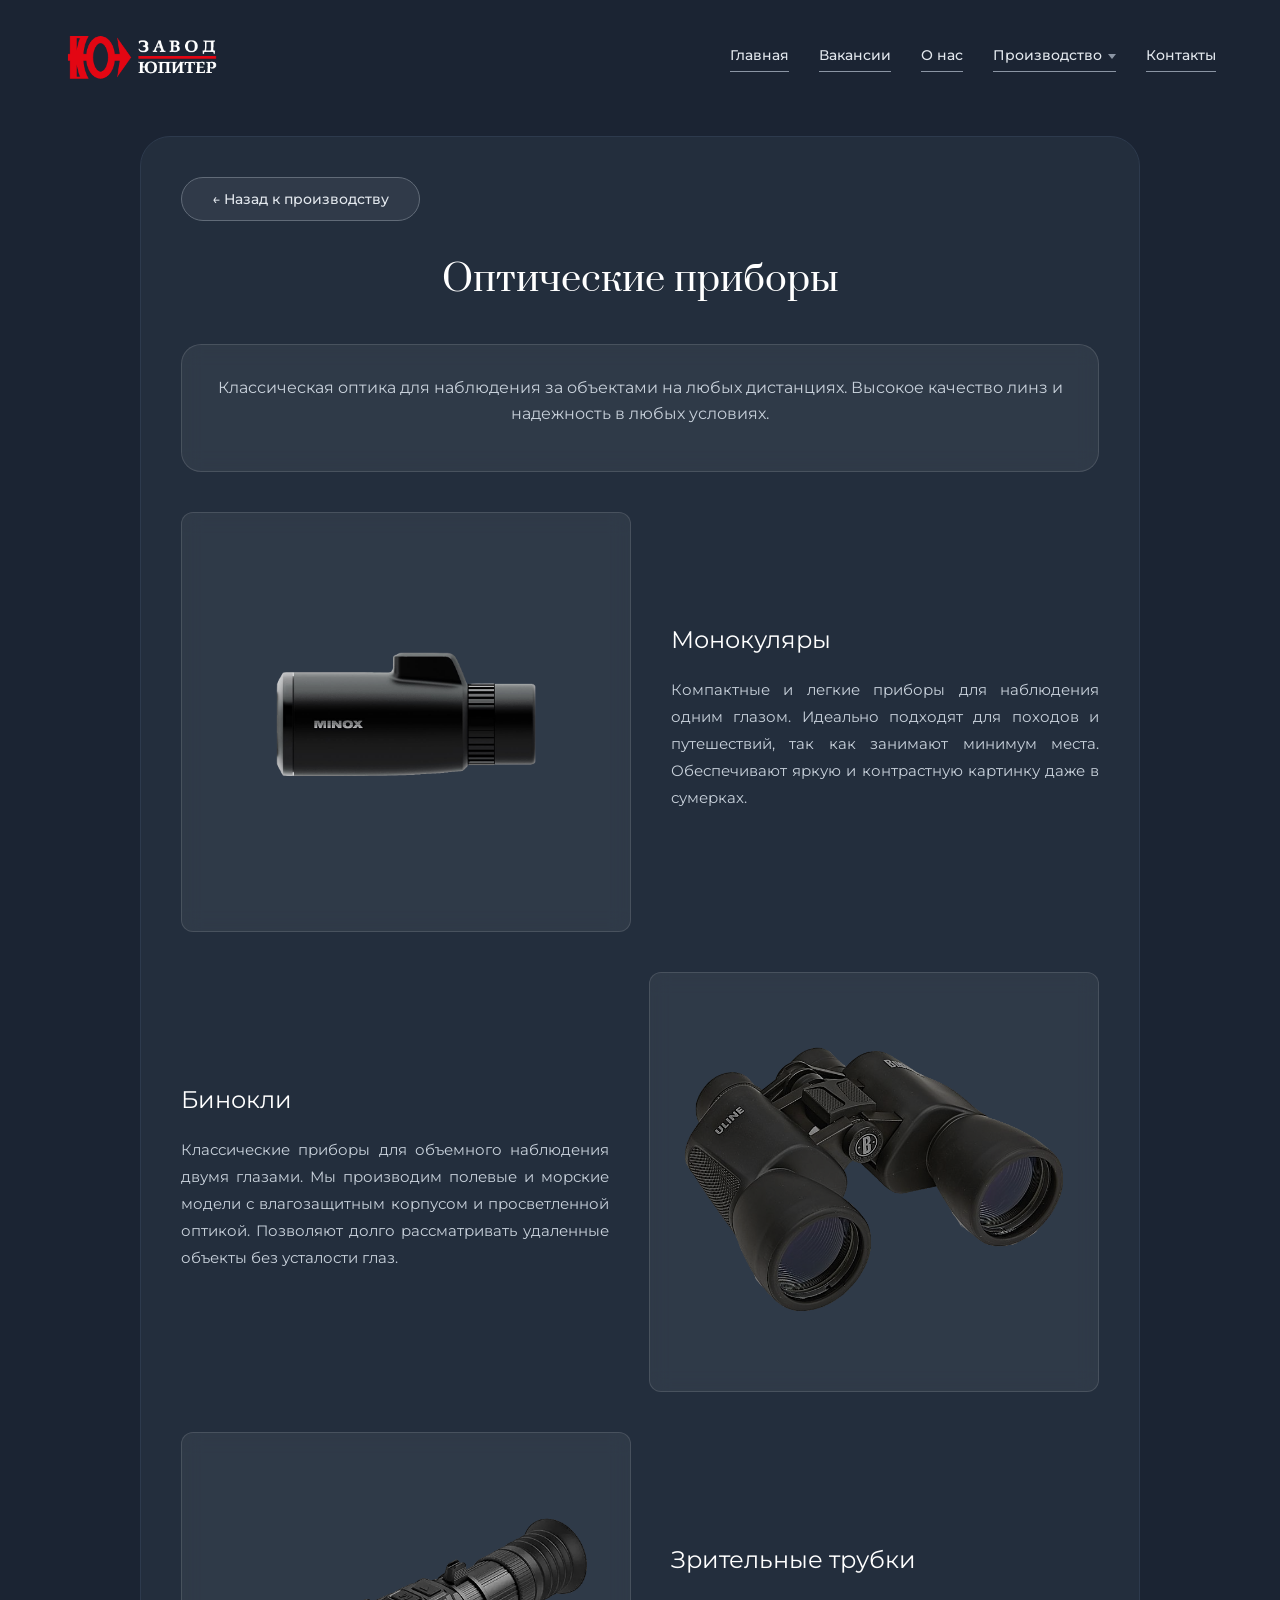
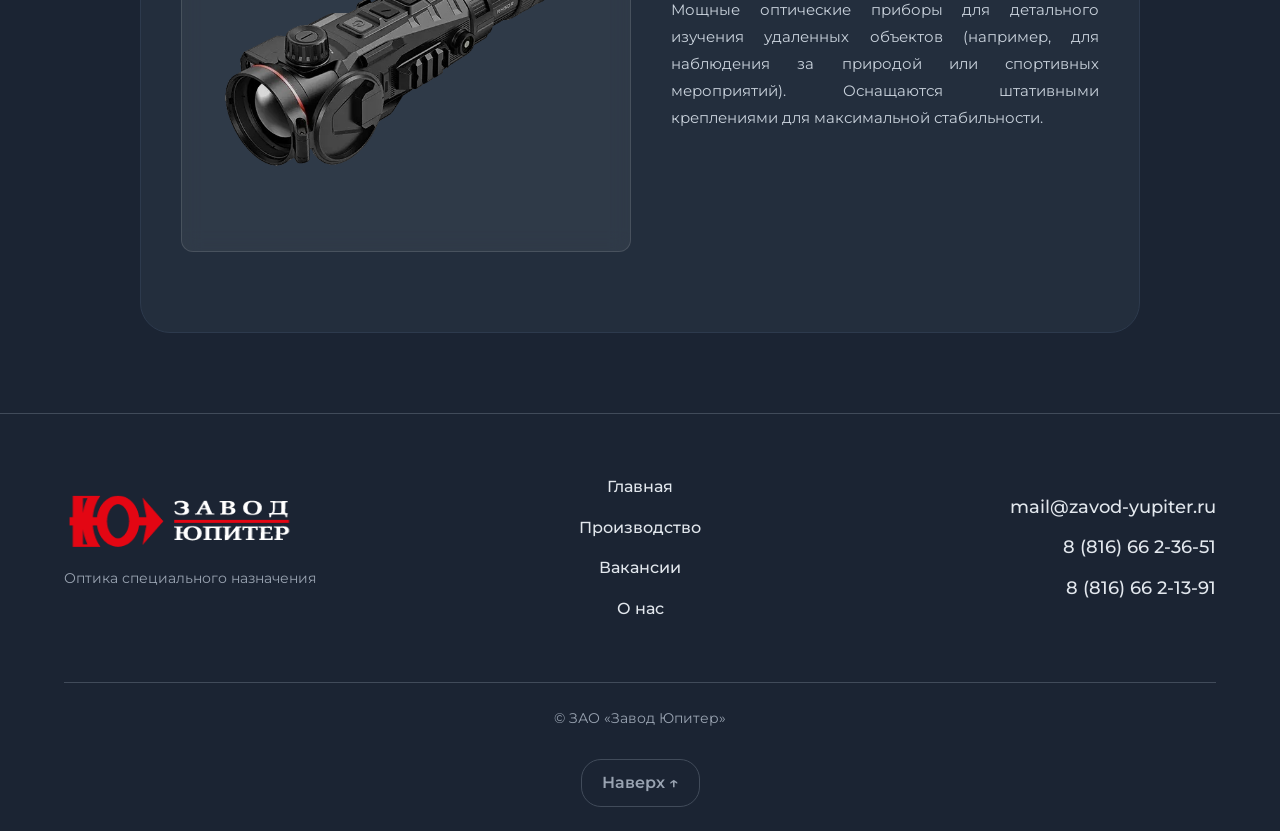
<file: optics.html>
<!DOCTYPE html>
<html lang="ru">
<head>
    <meta charset="UTF-8">
    <link rel="stylesheet" href="./style.css">
    <meta name="viewport" content="width=device-width, initial-scale=1.0">
    <title>Оптические приборы — Завод Юпитер</title>
    <link href="https://fonts.googleapis.com/css2?family=Montserrat:wght@400;500;600&family=Prata&display=swap" rel="stylesheet">
    <style>
        .col-photo { display: flex; align-items: center; justify-content: center; width: 100%; overflow: hidden; border-radius: 12px; }
        .product-img { width: 100%; height: 350px; object-fit: cover; border-radius: 12px; display: block; margin: 0 auto; filter: brightness(0.85); }
        .img-distance { width: 95% !important; height: auto !important; max-height: 340px; object-fit: contain !important; padding: 5px; margin: 0 auto; }
        .img-dark { filter: brightness(0.6); }
    </style>
</head>
<body id="top">
    <canvas id="particleCanvas"></canvas>
    <div class="site-wrapper">
        <div class="shapka">
            <a class="logo-ssylka" href="index.html"><img src="./img/logo1.png" alt="Логотип"></a>
            <div class="menu">
                <a href="index.html">Главная</a>
                <a href="careers.html">Вакансии</a>
                <a href="about.html">О нас</a>
                <div class="dropdown">
                    <a href="products.html" class="dropbtn">Производство</a>
                    <div class="dropdown-content">
                        <div class="dropdown-col">
                            <p class="drop-title">Оптические приборы</p>
                            <a href="optics.html">Монокуляры</a>
                            <a href="optics.html">Бинокли</a>
                            <a href="optics.html">Зрительные трубки</a>
                        </div>
                        <div class="dropdown-col">
                            <p class="drop-title">Прицелы и дальномеры</p>
                            <a href="sights.html">Коллиматорные прицелы</a>
                            <a href="sights.html">Лазерные дальномеры</a>
                            <a href="sights.html">Крепления</a>
                        </div>
                        <div class="dropdown-col">
                            <p class="drop-title">Ночная оптика</p>
                            <a href="nightvision.html">Приборы ночного видения</a>
                            <a href="nightvision.html">Тепловизоры</a>
                        </div>
                    </div>
                </div>
                <a href="index.html#kontakty">Контакты</a>
            </div>
        </div>

        <div class="about-wrapper">
            <a href="products.html" class="btn-back">← Назад к производству</a>
            <p class="section-title">Оптические приборы</p>

            <div class="glass-box center-text" style="margin-bottom: 40px;">
                <p>Классическая оптика для наблюдения за объектами на любых дистанциях. Высокое качество линз и надежность в любых условиях.</p>
            </div>

            <div class="row">
                <div class="glass-box col-photo" style="padding: 10px;">
                    <img src="./img/monokylar.png" alt="Монокуляр" class="product-img img-distance">
                </div>
                <div class="col-text">
                    <p class="title-small" style="font-size: 24px; margin-bottom: 15px; color: #fff;">Монокуляры</p>
                    <p>Компактные и легкие приборы для наблюдения одним глазом. Идеально подходят для походов и путешествий, так как занимают минимум места. Обеспечивают яркую и контрастную картинку даже в сумерках.</p>
                </div>
            </div>

            <div class="row">
                <div class="col-text">
                    <p class="title-small" style="font-size: 24px; margin-bottom: 15px; color: #fff;">Бинокли</p>
                    <p>Классические приборы для объемного наблюдения двумя глазами. Мы производим полевые и морские модели с влагозащитным корпусом и просветленной оптикой. Позволяют долго рассматривать удаленные объекты без усталости глаз.</p>
                </div>
                <div class="glass-box col-photo" style="padding: 10px;">
                    <img src="./img/binokli.png" alt="Бинокль" class="product-img img-distance img-dark">
                </div>
            </div>

            <div class="row">
                <div class="glass-box col-photo" style="padding: 10px;">
                    <img src="./img/trybki.png" alt="Зрительная трубка" class="product-img img-distance">
                </div>
                <div class="col-text">
                    <p class="title-small" style="font-size: 24px; margin-bottom: 15px; color: #fff;">Зрительные трубки</p>
                    <p>Мощные оптические приборы для детального изучения удаленных объектов (например, для наблюдения за природой или спортивных мероприятий). Оснащаются штативными креплениями для максимальной стабильности.</p>
                </div>
            </div>
        </div>

        <div class="podval">
            <div class="podval-obolochka">
                <div class="podval-levo">
                    <img src="./img/logo1.png" alt="Завод Юпитер" class="podval-logo">
                    <p class="podval-tekst">Оптика специального назначения</p>
                </div>
                <div class="podval-menu">
                    <a href="index.html">Главная</a>
                    <a href="products.html">Производство</a>
                    <a href="careers.html">Вакансии</a>
                    <a href="about.html">О нас</a>
                </div>
                <div class="podval-pravo">
                    <a class="podval-ssylka" href="mailto:mail@zavod-yupiter.ru">mail@zavod-yupiter.ru</a>
                    <a class="podval-ssylka" href="tel:+781666623651">8 (816) 66 2-36-51</a>
                    <a class="podval-ssylka" href="tel:+781666621391">8 (816) 66 2-13-91</a>
                </div>
            </div>
            <div class="podval-niz">
                <p>© ЗАО «Завод Юпитер»</p>
                <a href="#top" class="btn-up">Наверх ↑</a>
            </div>
        </div>
    </div>

    <script>
        document.addEventListener('DOMContentLoaded', function() {
            const dropBtn = document.querySelector('.dropbtn');
            const dropContent = document.querySelector('.dropdown-content');
            dropBtn.addEventListener('click', function(e) {
                if (window.innerWidth <= 1000) { e.preventDefault(); dropContent.classList.toggle('show'); }
            });
            window.addEventListener('click', function(e) {
                if (!e.target.matches('.dropbtn') && !e.target.closest('.dropdown-content') && window.innerWidth <= 1000) {
                    if (dropContent.classList.contains('show')) dropContent.classList.remove('show');
                }
            });
        });

        const canvas = document.getElementById('particleCanvas');
        const ctx = canvas.getContext('2d');
        let width, height, particles = [], mouse = { x: -1000, y: -1000 };
        function resize() { width = canvas.width = window.innerWidth; height = canvas.height = window.innerHeight; }
        window.addEventListener('resize', resize); resize();
        window.addEventListener('mousemove', (e) => { mouse.x = e.clientX; mouse.y = e.clientY; });
        for (let i = 0; i < 300; i++) { particles.push({ x: Math.random() * width, y: Math.random() * height, vx: (Math.random() - 0.5) * 0.8, vy: (Math.random() - 0.5) * 0.8, radius: Math.random() * 2 + 0.5 }); }
        function animate() {
            ctx.clearRect(0, 0, width, height);
            particles.forEach(p => {
                p.x += p.vx; p.y += p.vy;
                let dx = p.x - mouse.x; let dy = p.y - mouse.y; let dist = Math.sqrt(dx * dx + dy * dy);
                if (dist < 150) { let force = (150 - dist) / 150; let angle = Math.atan2(dy, dx); p.vx += Math.cos(angle) * force * 3; p.vy += Math.sin(angle) * force * 3; }
                p.vx *= 0.97; p.vy *= 0.97;
                if (Math.abs(p.vx) < 0.1 && Math.abs(p.vy) < 0.1) { p.vx += (Math.random() - 0.5) * 0.5; p.vy += (Math.random() - 0.5) * 0.5; }
                if (p.x < -10) p.x = width + 10; if (p.x > width + 10) p.x = -10; if (p.y < -10) p.y = height + 10; if (p.y > height + 10) p.y = -10;
                ctx.beginPath(); ctx.arc(p.x, p.y, p.radius, 0, Math.PI * 2); ctx.fillStyle = 'rgba(80, 160, 255, 0.7)'; ctx.fill();
            });
            requestAnimationFrame(animate);
        }
        animate();
    </script>
</body>
</html>
</file>
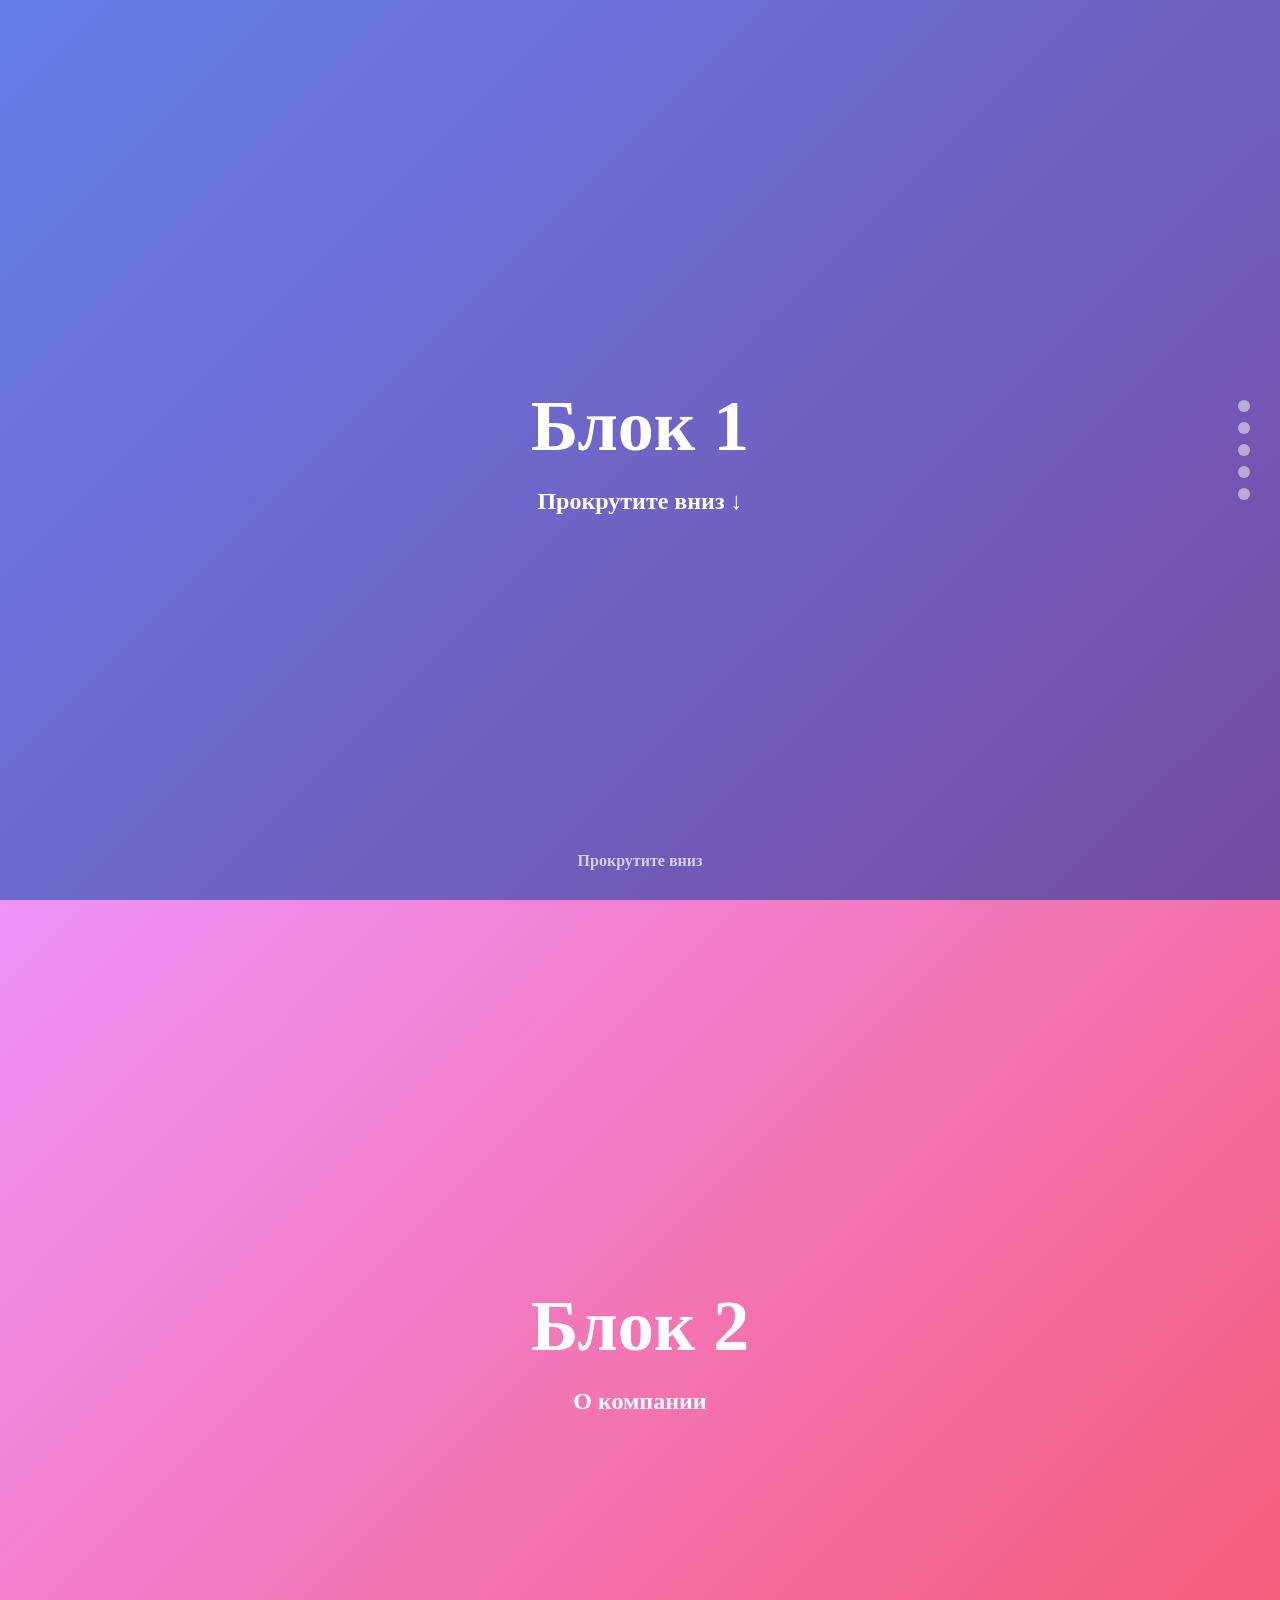
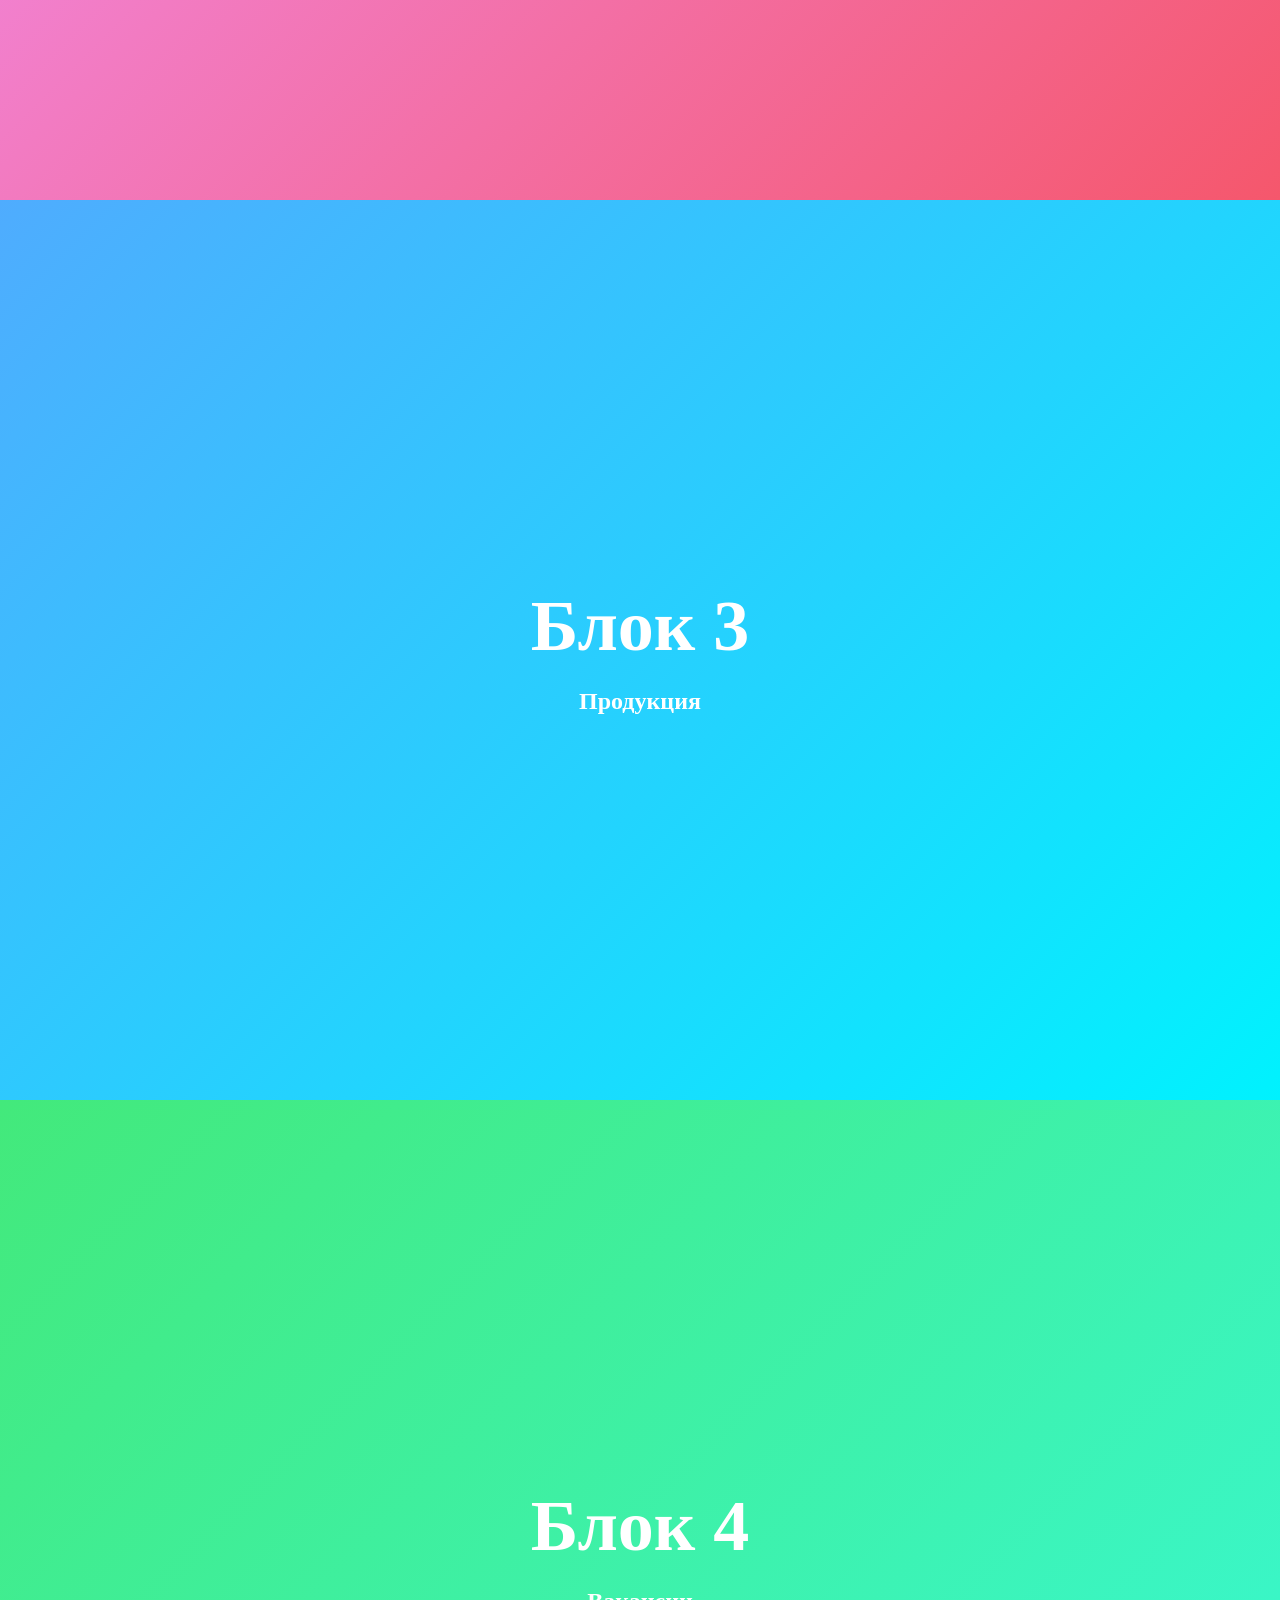
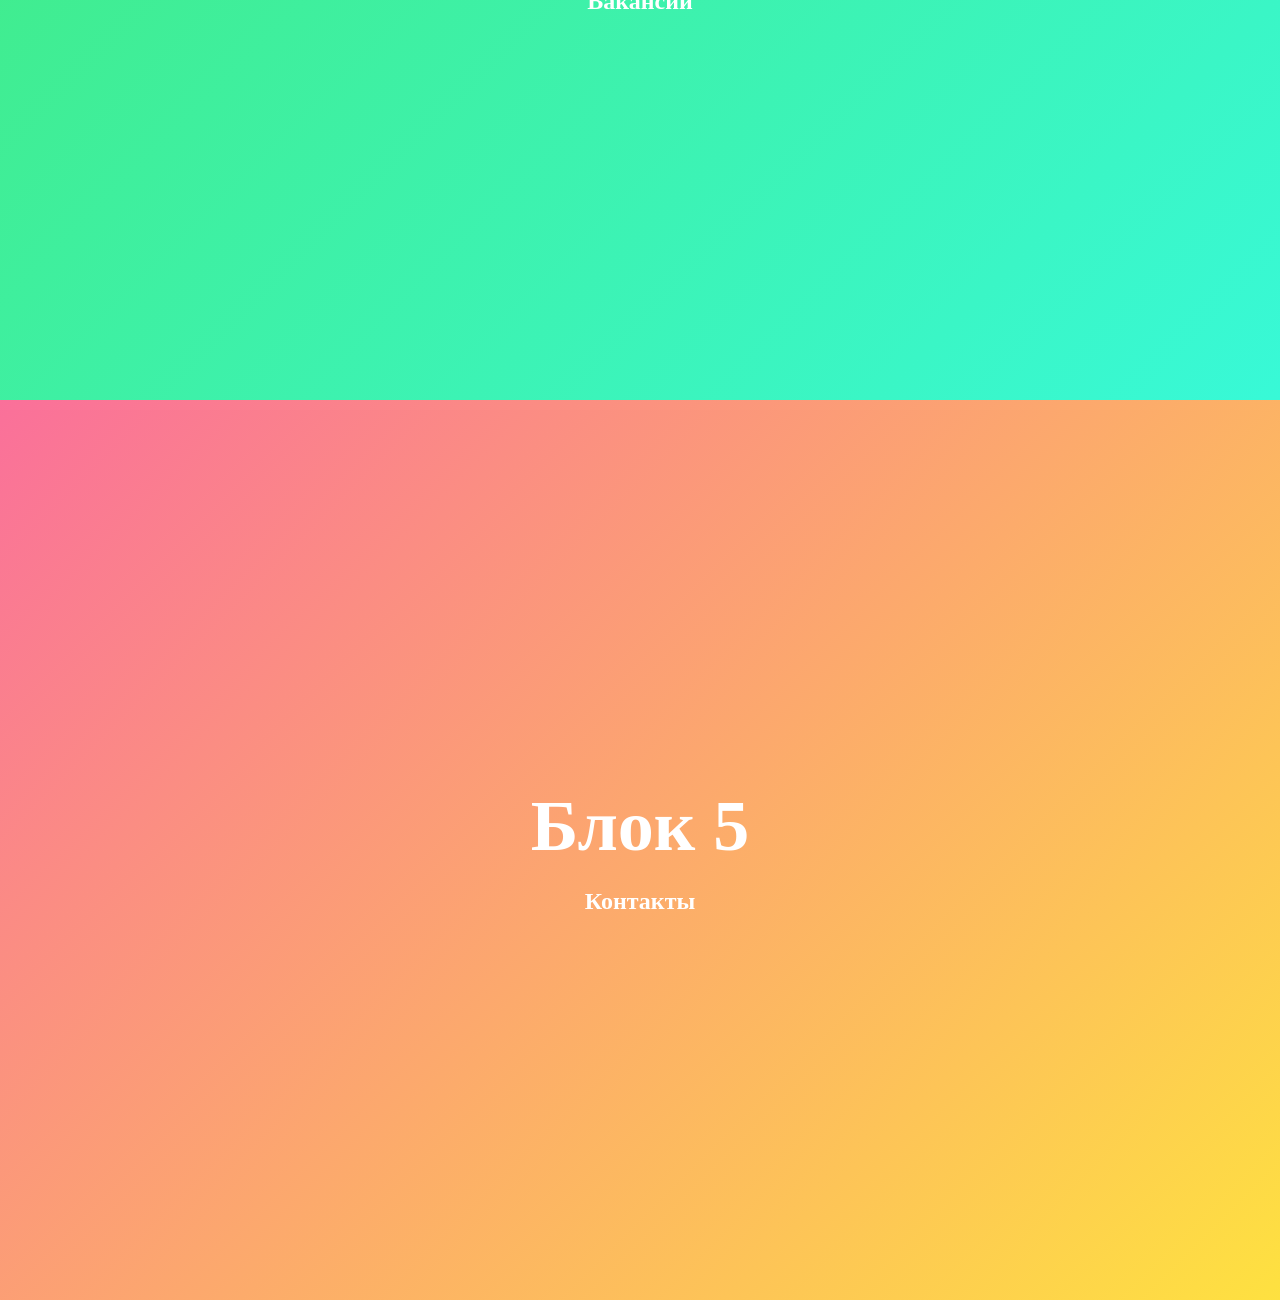
<file: section_block.html>
<!DOCTYPE html>
<html lang="ru">
<head>
    <meta charset="UTF-8">
    <meta name="viewport" content="width=device-width, initial-scale=1.0">
    <title>Прокрутка блоками (Fullpage Scroll)</title>
    
    <style>
        /* Сброс отступов */
        * {
            margin: 0;
            padding: 0;
            box-sizing: border-box;
        }

        /* ГЛАВНОЕ: Включаем snap-прокрутку для всего документа */
        html {
            scroll-snap-type: y mandatory; /* Вертикальная привязка, обязательная */
            overflow-y: scroll;
            scroll-behavior: smooth; /* Плавная прокрутка */
        }

        /* Каждый блок занимает весь экран */
        section {
            height: 100vh; /* 100% высоты экрана */
            scroll-snap-align: start; /* Привязка к началу блока */
            display: flex;
            justify-content: center;
            align-items: center;
            font-size: 3rem;
            font-weight: bold;
            color: white;
            text-align: center;
        }

        /* Цвета для разных блоков */
        .block-1 {
            background: linear-gradient(135deg, #667eea 0%, #764ba2 100%);
        }

        .block-2 {
            background: linear-gradient(135deg, #f093fb 0%, #f5576c 100%);
        }

        .block-3 {
            background: linear-gradient(135deg, #4facfe 0%, #00f2fe 100%);
        }

        .block-4 {
            background: linear-gradient(135deg, #43e97b 0%, #38f9d7 100%);
        }

        .block-5 {
            background: linear-gradient(135deg, #fa709a 0%, #fee140 100%);
        }

        /* Навигация сбоку (опционально) */
        .nav-dots {
            position: fixed;
            right: 30px;
            top: 50%;
            transform: translateY(-50%);
            z-index: 1000;
        }

        .nav-dot {
            width: 12px;
            height: 12px;
            border-radius: 50%;
            background: rgba(255, 255, 255, 0.5);
            margin: 10px 0;
            cursor: pointer;
            transition: all 0.3s;
        }

        .nav-dot:hover {
            background: white;
            transform: scale(1.3);
        }

        /* Подсказка для первого блока */
        .scroll-hint {
            position: absolute;
            bottom: 30px;
            left: 50%;
            transform: translateX(-50%);
            color: white;
            font-size: 1rem;
            opacity: 0.7;
            animation: bounce 2s infinite;
        }

        @keyframes bounce {
            0%, 20%, 50%, 80%, 100% {
                transform: translateX(-50%) translateY(0);
            }
            40% {
                transform: translateX(-50%) translateY(-10px);
            }
            60% {
                transform: translateX(-50%) translateY(-5px);
            }
        }
    </style>
</head>
<body>

    <!-- Навигация точками (опционально) -->
    <div class="nav-dots">
        <div class="nav-dot" onclick="scrollToSection(0)"></div>
        <div class="nav-dot" onclick="scrollToSection(1)"></div>
        <div class="nav-dot" onclick="scrollToSection(2)"></div>
        <div class="nav-dot" onclick="scrollToSection(3)"></div>
        <div class="nav-dot" onclick="scrollToSection(4)"></div>
    </div>

    <!-- Блок 1 -->
    <section class="block-1">
        <div>
            <h1>Блок 1</h1>
            <p style="font-size: 1.5rem; margin-top: 20px;">Прокрутите вниз ↓</p>
            <div class="scroll-hint">Прокрутите вниз</div>
        </div>
    </section>

    <!-- Блок 2 -->
    <section class="block-2">
        <div>
            <h1>Блок 2</h1>
            <p style="font-size: 1.5rem; margin-top: 20px;">О компании</p>
        </div>
    </section>

    <!-- Блок 3 -->
    <section class="block-3">
        <div>
            <h1>Блок 3</h1>
            <p style="font-size: 1.5rem; margin-top: 20px;">Продукция</p>
        </div>
    </section>

    <!-- Блок 4 -->
    <section class="block-4">
        <div>
            <h1>Блок 4</h1>
            <p style="font-size: 1.5rem; margin-top: 20px;">Вакансии</p>
        </div>
    </section>

    <!-- Блок 5 -->
    <section class="block-5">
        <div>
            <h1>Блок 5</h1>
            <p style="font-size: 1.5rem; margin-top: 20px;">Контакты</p>
        </div>
    </section>

    <script>
        // Функция для перехода к блоку по клику на точку
        function scrollToSection(index) {
            const sections = document.querySelectorAll('section');
            sections[index].scrollIntoView({ behavior: 'smooth' });
        }
    </script>

</body>
</html>
</file>
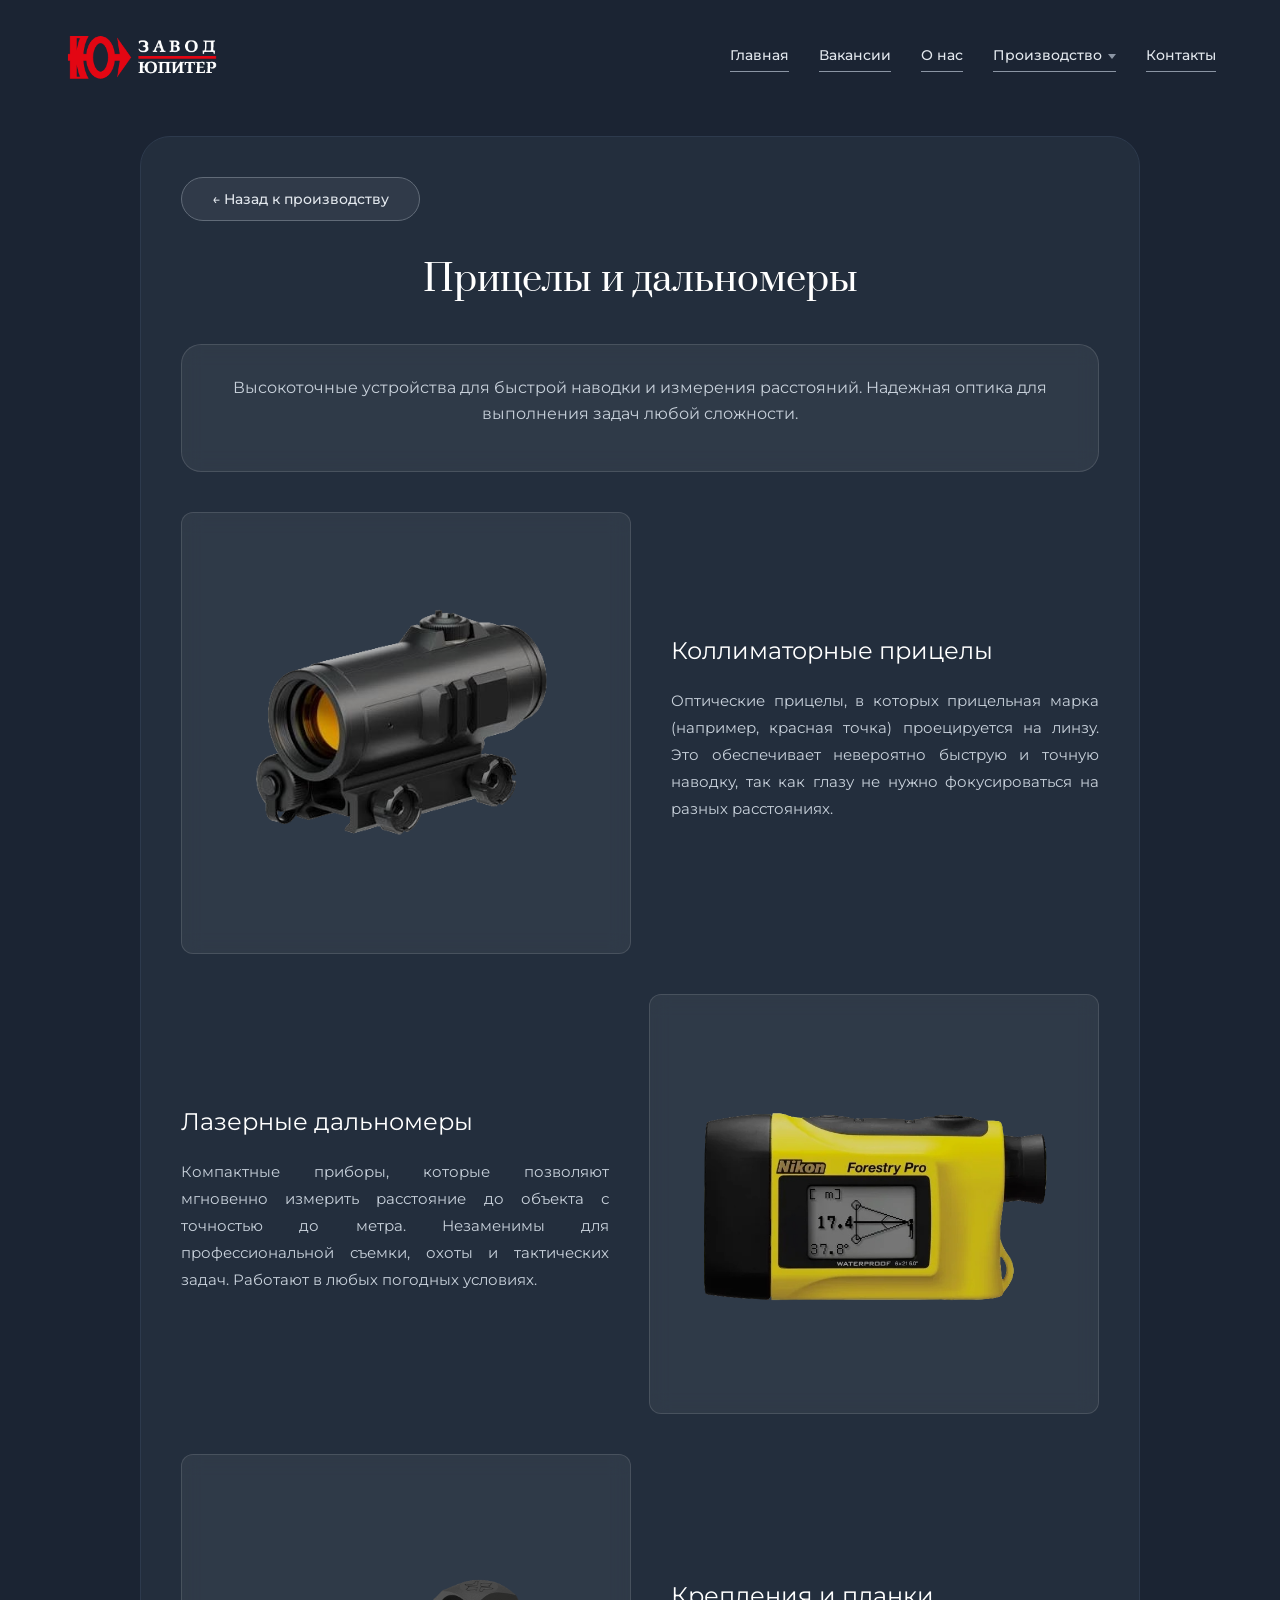
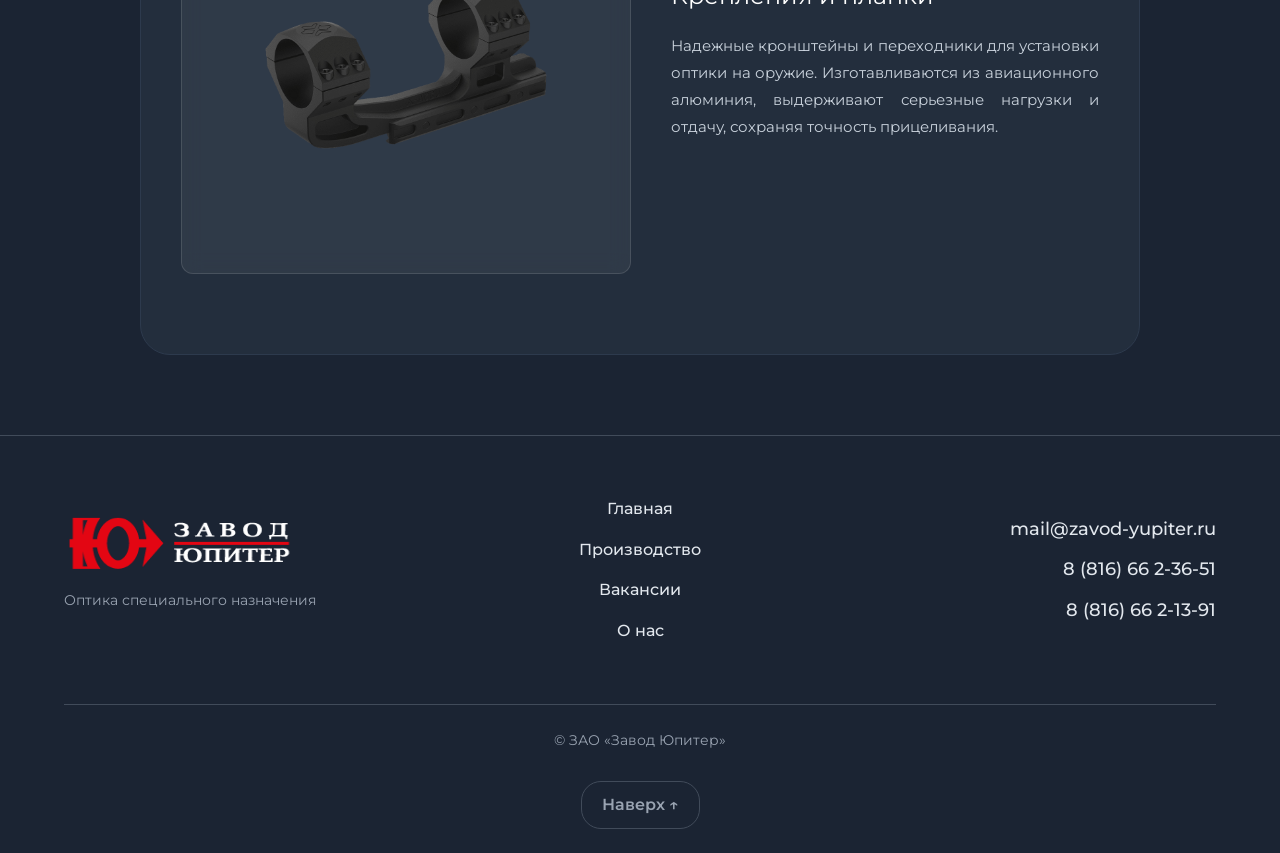
<file: sights.html>
<!DOCTYPE html>
<html lang="ru">
<head>
    <meta charset="UTF-8">
    <link rel="stylesheet" href="./style.css">
    <meta name="viewport" content="width=device-width, initial-scale=1.0">
    <title>Прицелы и дальномеры — Завод Юпитер</title>
    <link href="https://fonts.googleapis.com/css2?family=Montserrat:wght@400;500;600&family=Prata&display=swap" rel="stylesheet">
    <style>
        .col-photo { display: flex; align-items: center; justify-content: center; width: 100%; overflow: hidden; border-radius: 12px; }
        .product-img { width: 100%; height: 350px; object-fit: cover; border-radius: 12px; display: block; margin: 0 auto; filter: brightness(0.85); }
        .img-distance { width: 95% !important; height: auto !important; max-height: 340px; object-fit: contain !important; padding: 5px; margin: 0 auto; }
        .img-dark { filter: brightness(0.6); }
        .img-lower { margin-top: 80px; }
    </style>
</head>
<body id="top">
    <canvas id="particleCanvas"></canvas>
    <div class="site-wrapper">
        <div class="shapka">
            <a class="logo-ssylka" href="index.html"><img src="./img/logo1.png" alt="Логотип"></a>
            <div class="menu">
                <a href="index.html">Главная</a>
                <a href="careers.html">Вакансии</a>
                <a href="about.html">О нас</a>
                <div class="dropdown">
                    <a href="products.html" class="dropbtn">Производство</a>
                    <div class="dropdown-content">
                        <div class="dropdown-col">
                            <p class="drop-title">Оптические приборы</p>
                            <a href="optics.html">Монокуляры</a>
                            <a href="optics.html">Бинокли</a>
                            <a href="optics.html">Зрительные трубки</a>
                        </div>
                        <div class="dropdown-col">
                            <p class="drop-title">Прицелы и дальномеры</p>
                            <a href="sights.html">Коллиматорные прицелы</a>
                            <a href="sights.html">Лазерные дальномеры</a>
                            <a href="sights.html">Крепления</a>
                        </div>
                        <div class="dropdown-col">
                            <p class="drop-title">Ночная оптика</p>
                            <a href="nightvision.html">Приборы ночного видения</a>
                            <a href="nightvision.html">Тепловизоры</a>
                        </div>
                    </div>
                </div>
                <a href="index.html#kontakty">Контакты</a>
            </div>
        </div>

        <div class="about-wrapper">
            <a href="products.html" class="btn-back">← Назад к производству</a>
            <p class="section-title">Прицелы и дальномеры</p>

            <div class="glass-box center-text" style="margin-bottom: 40px;">
                <p>Высокоточные устройства для быстрой наводки и измерения расстояний. Надежная оптика для выполнения задач любой сложности.</p>
            </div>

            <div class="row">
                <div class="glass-box col-photo" style="padding: 10px;">
                    <img src="./img/richel.png" alt="Коллиматорный прицел" class="product-img img-distance img-lower">
                </div>
                <div class="col-text">
                    <p class="title-small" style="font-size: 24px; margin-bottom: 15px; color: #fff;">Коллиматорные прицелы</p>
                    <p>Оптические прицелы, в которых прицельная марка (например, красная точка) проецируется на линзу. Это обеспечивает невероятно быструю и точную наводку, так как глазу не нужно фокусироваться на разных расстояниях.</p>
                </div>
            </div>

            <div class="row">
                <div class="col-text">
                    <p class="title-small" style="font-size: 24px; margin-bottom: 15px; color: #fff;">Лазерные дальномеры</p>
                    <p>Компактные приборы, которые позволяют мгновенно измерить расстояние до объекта с точностью до метра. Незаменимы для профессиональной съемки, охоты и тактических задач. Работают в любых погодных условиях.</p>
                </div>
                <div class="glass-box col-photo" style="padding: 10px;">
                    <img src="./img/dalinjmer.png" alt="Лазерный дальномер" class="product-img img-distance">
                </div>
            </div>

            <div class="row">
                <div class="glass-box col-photo" style="padding: 10px;">
                    <img src="./img/krep.png" alt="Крепления и планки" class="product-img img-distance img-dark">
                </div>
                <div class="col-text">
                    <p class="title-small" style="font-size: 24px; margin-bottom: 15px; color: #fff;">Крепления и планки</p>
                    <p>Надежные кронштейны и переходники для установки оптики на оружие. Изготавливаются из авиационного алюминия, выдерживают серьезные нагрузки и отдачу, сохраняя точность прицеливания.</p>
                </div>
            </div>
        </div>

        <div class="podval">
            <div class="podval-obolochka">
                <div class="podval-levo">
                    <img src="./img/logo1.png" alt="Завод Юпитер" class="podval-logo">
                    <p class="podval-tekst">Оптика специального назначения</p>
                </div>
                <div class="podval-menu">
                    <a href="index.html">Главная</a>
                    <a href="products.html">Производство</a>
                    <a href="careers.html">Вакансии</a>
                    <a href="about.html">О нас</a>
                </div>
                <div class="podval-pravo">
                    <a class="podval-ssylka" href="mailto:mail@zavod-yupiter.ru">mail@zavod-yupiter.ru</a>
                    <a class="podval-ssylka" href="tel:+781666623651">8 (816) 66 2-36-51</a>
                    <a class="podval-ssylka" href="tel:+781666621391">8 (816) 66 2-13-91</a>
                </div>
            </div>
            <div class="podval-niz">
                <p>© ЗАО «Завод Юпитер»</p>
                <a href="#top" class="btn-up">Наверх ↑</a>
            </div>
        </div>
    </div>

    <script>
        document.addEventListener('DOMContentLoaded', function() {
            const dropBtn = document.querySelector('.dropbtn');
            const dropContent = document.querySelector('.dropdown-content');
            dropBtn.addEventListener('click', function(e) {
                if (window.innerWidth <= 1000) { e.preventDefault(); dropContent.classList.toggle('show'); }
            });
            window.addEventListener('click', function(e) {
                if (!e.target.matches('.dropbtn') && !e.target.closest('.dropdown-content') && window.innerWidth <= 1000) {
                    if (dropContent.classList.contains('show')) dropContent.classList.remove('show');
                }
            });
        });

        const canvas = document.getElementById('particleCanvas');
        const ctx = canvas.getContext('2d');
        let width, height, particles = [], mouse = { x: -1000, y: -1000 };
        function resize() { width = canvas.width = window.innerWidth; height = canvas.height = window.innerHeight; }
        window.addEventListener('resize', resize); resize();
        window.addEventListener('mousemove', (e) => { mouse.x = e.clientX; mouse.y = e.clientY; });
        for (let i = 0; i < 300; i++) { particles.push({ x: Math.random() * width, y: Math.random() * height, vx: (Math.random() - 0.5) * 0.8, vy: (Math.random() - 0.5) * 0.8, radius: Math.random() * 2 + 0.5 }); }
        function animate() {
            ctx.clearRect(0, 0, width, height);
            particles.forEach(p => {
                p.x += p.vx; p.y += p.vy;
                let dx = p.x - mouse.x; let dy = p.y - mouse.y; let dist = Math.sqrt(dx * dx + dy * dy);
                if (dist < 150) { let force = (150 - dist) / 150; let angle = Math.atan2(dy, dx); p.vx += Math.cos(angle) * force * 3; p.vy += Math.sin(angle) * force * 3; }
                p.vx *= 0.97; p.vy *= 0.97;
                if (Math.abs(p.vx) < 0.1 && Math.abs(p.vy) < 0.1) { p.vx += (Math.random() - 0.5) * 0.5; p.vy += (Math.random() - 0.5) * 0.5; }
                if (p.x < -10) p.x = width + 10; if (p.x > width + 10) p.x = -10; if (p.y < -10) p.y = height + 10; if (p.y > height + 10) p.y = -10;
                ctx.beginPath(); ctx.arc(p.x, p.y, p.radius, 0, Math.PI * 2); ctx.fillStyle = 'rgba(80, 160, 255, 0.7)'; ctx.fill();
            });
            requestAnimationFrame(animate);
        }
        animate();
    </script>
</body>
</html>
</file>
<file: style.css>
/* ================= БАЗА ================= */
* { box-sizing: border-box; }

body {
    margin: 0;
    background: #0f151e; 
    color: #e2e7ed;
    font-family: 'Montserrat', Arial, sans-serif;
    line-height: 1.6;
    overflow-x: hidden;
}

.glavnyy-zagolovok, .podzagolovok, .section-title, .zagolovok-sekcii, .zagolovok-kartochki, .product-name, .scroll-title, .drop-title {
    font-family: 'Prata', serif;
    font-weight: 400;
}

p { margin: 0 0 15px 0; }
a { color: inherit; text-decoration: none; }
img { max-width: 100%; display: block; }

/* ================= ЧАСТИЦЫ ================= */
#particleCanvas {
    position: fixed;
    top: 0; left: 0;
    width: 100%; height: 100%;
    z-index: 0;
    pointer-events: none;
}

/* ЦЕНТРАЛЬНАЯ ОБЕРТКА */
.site-wrapper {
    max-width: 1400px;
    margin: 0 auto;
    background: #1b2433;
    min-height: 100vh;
    position: relative;
    z-index: 1; 
    box-shadow: 0 0 50px rgba(0,0,0,0.8);
}

/* ================= ШАПКА И МЕНЮ ================= */
.shapka {
    min-height: 116px;
    width: calc(100% - 128px);
    margin: 0 auto;
    display: flex;
    align-items: center;
    justify-content: space-between;
    position: relative;
    z-index: 100;
}

.logo-ssylka img { height: 50px; display: block; }

.menu { 
    display: flex; 
    gap: 30px; 
    align-items: center;
}

.menu > a, .dropbtn {
    font-size: 14px;
    font-weight: 500;
    border-bottom: 1px solid #8b95a4;
    padding-bottom: 4px;
    transition: color 0.3s, border-color 0.3s;
    cursor: pointer;
    display: flex;
    align-items: center; 
    gap: 6px; 
}

.menu > a:hover, .dropdown:hover .dropbtn { 
    color: #f17882; 
    border-color: #f17882; 
}

.dropbtn::after {
    content: '';
    display: inline-block;
    width: 0;
    height: 0;
    border-left: 4px solid transparent;
    border-right: 4px solid transparent;
    border-top: 5px solid #8b95a4;
    transition: border-color 0.3s;
    margin-top: 2px;
}

.dropdown:hover .dropbtn::after {
    border-top-color: #f17882;
}

.dropdown { position: relative; display: inline-block; }

.dropdown-content {
    position: absolute;
    top: 35px;
    left: 50%;
    transform: translate(-50%, 10px);
    background: rgba(27, 36, 51, 0.95);
    backdrop-filter: blur(15px);
    border: 1px solid rgba(255, 255, 255, 0.1);
    border-radius: 16px;
    box-shadow: 0 20px 40px rgba(0,0,0,0.6);
    padding: 30px;
    display: flex;
    gap: 40px;
    width: max-content;
    z-index: 100;
    opacity: 0;
    visibility: hidden;
    transition: all 0.3s ease;
}

.dropdown:hover .dropdown-content {
    opacity: 1;
    visibility: visible;
    transform: translate(-50%, 0);
}

.dropdown-col { display: flex; flex-direction: column; gap: 10px; text-align: left; }
.drop-title {
    font-size: 16px; color: #99a3b1; margin-bottom: 5px;
    border-bottom: 1px solid rgba(255, 255, 255, 0.1); padding-bottom: 10px;
}
.dropdown-col a { font-size: 14px; color: #e2e7ed; transition: color 0.2s; }
.dropdown-col a:hover { color: #f17882; }

/* ================= ГЛАВНАЯ ================= */
.pervyy-ekran {
    width: calc(100% - 128px);
    margin: 0 auto;
    text-align: center;
    padding: 120px 0 90px; 
    position: relative; 
    overflow: hidden;   
}

.pervyy-ekran::before {
    content: ''; position: absolute; top: 35%; left: 50%; transform: translate(-50%, -50%);
    width: 600px; height: 600px; border-radius: 50%; border: 1px solid rgba(80, 160, 255, 0.12); 
    background: radial-gradient(circle, #f17882 2px, transparent 3px), radial-gradient(circle, transparent 35px, rgba(80, 160, 255, 0.08) 36px, transparent 37px), repeating-radial-gradient(circle, transparent 0, transparent 100px, rgba(80, 160, 255, 0.04) 101px, rgba(80, 160, 255, 0.04) 102px);
    z-index: -1; pointer-events: none;
}

.pervyy-ekran::after {
    content: ''; position: absolute; top: 35%; left: 50%; transform: translate(-50%, -50%);
    width: 600px; height: 600px;
    background: linear-gradient(90deg, transparent calc(50% - 1px), rgba(80, 160, 255, 0.12) calc(50% - 1px), rgba(80, 160, 255, 0.12) calc(50% + 1px), transparent calc(50% + 1px)), linear-gradient(0deg, transparent calc(50% - 1px), rgba(80, 160, 255, 0.12) calc(50% - 1px), rgba(80, 160, 255, 0.12) calc(50% + 1px), transparent calc(50% + 1px));
    z-index: -1; pointer-events: none;
}

.glavnyy-zagolovok { font-size: 64px; margin-bottom: 15px; position: relative; z-index: 1; }
.podzagolovok { font-size: 16px; color: #99a3b1; text-transform: uppercase; position: relative; z-index: 1; }

.knopka {
    display: inline-block; border: 1px solid #616b78; background: #303a49; border-radius: 40px;
    padding: 14px 40px; margin-top: 40px; font-size: 16px; font-weight: 600;
    text-transform: uppercase; transition: background 0.3s; position: relative; z-index: 1;
}
.knopka:hover { background: #414d5f; }

.top-scroll-block {
    width: calc(100% - 128px); max-width: 1000px; margin: 0 auto 50px;
    display: grid; grid-template-columns: repeat(3, 1fr); gap: 25px;
}

.scroll-item {
    background: rgba(255, 255, 255, 0.04); border: 1px solid rgba(255, 255, 255, 0.08);
    border-radius: 16px; padding: 30px 20px; text-align: center; transition: border-color 0.3s, transform 0.3s;
    display: flex; flex-direction: column; justify-content: center;
}
.scroll-item:hover { border-color: rgba(241, 120, 130, 0.5); transform: translateY(-5px); }
.scroll-title { font-size: 20px; color: #ffffff; margin-bottom: 10px; }
.scroll-text { font-size: 14px; color: #c8d1db; margin: 0; line-height: 1.5; }

/* СЛАЙДЕР */
.slider-block {
    width: 100%; max-width: 100%; height: 700px; margin: 0 0 80px; 
    position: relative; overflow: hidden; background: #151c28; border-radius: 0; 
}
.slide {
    position: absolute; top: 0; left: 0; width: 100%; height: 100%;
    opacity: 0; transition: opacity 0.5s ease; z-index: 1; pointer-events: none;
}
.slide.active { opacity: 1; z-index: 2; pointer-events: auto; }
.slide .foto-fon { position: absolute; inset: 0; z-index: 0; }
.slide .foto-fon img { width: 100%; height: 100%; object-fit: cover; filter: brightness(0.7); }

.steklo-kartochka {
    position: absolute; top: 50%; right: 10%; transform: translateY(-50%);
    width: 450px; background: rgba(37, 47, 62, 0.6); backdrop-filter: blur(20px); 
    border: 1px solid rgba(255, 255, 255, 0.15); padding: 50px 40px; z-index: 2;
    border-radius: 20px; box-shadow: 0 10px 30px rgba(0,0,0,0.3); text-align: center;
}
.steklo-kartochka .zagolovok-kartochki { font-size: 32px; line-height: 1.2; margin-bottom: 30px; color: #ffffff; }

/* НОВЫЕ ССЫЛКИ В СЛАЙДЕРЕ */
.slider-nav-link {
    display: flex;
    justify-content: space-between;
    align-items: center;
    border-bottom: 1px solid rgba(255, 255, 255, 0.1);
    padding: 15px 0;
    font-size: 16px;
    font-weight: 500;
    color: #ffffff;
    transition: color 0.3s, border-color 0.3s;
    text-align: left;
}
.slider-nav-link:hover { 
    color: #f17882; 
    border-color: #f17882;
}
.slider-nav-link::after {
    content: '→';
    font-size: 20px;
    color: #99a3b1;
    transition: transform 0.3s, color 0.3s;
}
.slider-nav-link:hover::after {
    transform: translateX(5px);
    color: #f17882;
}

.arrow {
    position: absolute; top: 50%; transform: translateY(-50%); z-index: 10;
    width: 60px; height: 60px; border-radius: 50%; background: #a0d0f8; color: #ffffff;
    border: none; font-size: 24px; cursor: pointer; display: flex; align-items: center; justify-content: center; transition: background 0.3s;
}
.arrow:hover { background: #80b8e8; }
.prev { left: 40px; }
.next { right: 40px; }

.dots {
    position: absolute; bottom: 30px; left: 50%; transform: translateX(-50%);
    background: #ffffff; padding: 10px 20px; border-radius: 30px; display: flex; gap: 10px;
    z-index: 10; box-shadow: 0 5px 15px rgba(0,0,0,0.2);
}
.dot { width: 12px; height: 12px; border-radius: 50%; background: #cccccc; cursor: pointer; transition: background 0.3s; }
.dot.active { background: #00bcd4; }

/* КОНТАКТЫ */
.kontakty { width: calc(100% - 128px); max-width: 1200px; margin: 0 auto; border-top: 1px solid #414b5a; padding: 80px 0 100px; text-align: center; }
.zagolovok-sekcii { font-size: 38px; margin-bottom: 15px; color: #ffffff; }
.steklo-blok { display: flex; justify-content: space-around; max-width: 700px; margin: 40px auto 0; padding: 40px; background: rgba(255, 255, 255, 0.05); backdrop-filter: blur(15px); border: 1px solid rgba(255, 255, 255, 0.1); border-radius: 16px; }
.kontakt-kol { display: flex; flex-direction: column; gap: 8px; }
.nadzagolovok { font-size: 12px; text-transform: uppercase; color: #99a3b1; margin-bottom: 8px; font-weight: 600; }
.ssylka { font-size: 18px; font-weight: 500; }
.ssylka:hover { color: #f17882; }
.ssylka-serebro { font-size: 14px; color: #99a3b1; }
.ssylka-serebro:hover { color: #f17882; }

/* ОБЩАЯ ОБЕРТКА СТРАНИЦ */
.about-wrapper { width: calc(100% - 128px); max-width: 1000px; margin: 20px auto 80px; background: #232e3d; border: 1px solid #2d3a4d; border-radius: 30px; padding: 40px; }
.section-title { font-size: 36px; text-align: center; margin-bottom: 35px; color: #ffffff; }
.glass-box { background: rgba(255, 255, 255, 0.06); border: 1px solid rgba(255, 255, 255, 0.12); border-radius: 20px; padding: 30px; backdrop-filter: blur(10px); margin-bottom: 40px; }
.center-text { text-align: center; color: #c8d1db; font-size: 16px; }

/* ПРОИЗВОДСТВО (АККОРДЕОН) */
.production-menu { max-width: 800px; margin: 0 auto; display: flex; flex-direction: column; gap: 15px; }
.production-item { background: rgba(255, 255, 255, 0.04); border: 1px solid rgba(255, 255, 255, 0.08); border-radius: 16px; overflow: hidden; transition: 0.3s; }
.production-item:hover { background: rgba(255, 255, 255, 0.06); border-color: rgba(241, 120, 130, 0.4); }
.production-item summary { cursor: pointer; padding: 25px 30px; font-size: 20px; font-weight: 500; color: #ffffff; list-style: none; display: flex; justify-content: space-between; align-items: center; }
.production-item summary::-webkit-details-marker { display: none; }
.production-item summary::after { content: '+'; font-size: 24px; color: #99a3b1; transition: 0.3s; }
.production-item[open] summary::after { content: '−'; color: #f17882; }
.production-content { padding: 0 30px 30px 30px; color: #c8d1db; font-size: 15px; line-height: 1.8; }
.production-content p { margin-bottom: 10px; padding-left: 20px; position: relative; }
.production-content p::before { content: ''; position: absolute; left: 0; top: 10px; width: 6px; height: 6px; border-radius: 50%; background: #f17882; }
.btn-to-page { display: inline-block; margin-top: 15px; font-weight: 600; color: #f17882; border-bottom: 1px solid #f17882; padding-bottom: 2px; }
.btn-to-page:hover { color: #ffffff; border-color: #ffffff; }

/* КНОПКА НАЗАД */
.btn-back { display: inline-block; border: 1px solid #616b78; background: #303a49; border-radius: 40px; padding: 10px 30px; margin-bottom: 30px; font-size: 14px; font-weight: 500; transition: background 0.3s, border-color 0.3s; }
.btn-back:hover { background: #414d5f; border-color: #f17882; color: #f17882; }

/* О НАС, ВАКАНСИИ */
.row { display: flex; gap: 40px; margin-bottom: 40px; align-items: center; }
.col-text { flex: 1; font-size: 15px; color: #c8d1db; line-height: 1.8; text-align: justify; }
.col-photo { flex: 1; position: relative; min-height: 420px; margin-bottom: 0; overflow: hidden; }
.obj-left { width: 50%; position: absolute; top: 15px; left: 2%; transform: rotate(146deg); }
.obj-right { width: 45%; position: absolute; top: 80px; right: 9%; transform: rotate(186deg); }
.people-box { flex: 1.2; padding: 15px; display: flex; justify-content: center; align-items: center; }
.people-box img { width: 100%; border-radius: 12px; display: block; }
.red { color: #e32636; font-weight: bold; }

.vacancy-list { display: flex; flex-direction: column; gap: 15px; }
.vacancy-item { background: rgba(255, 255, 255, 0.04); border: 1px solid rgba(255, 255, 255, 0.08); border-radius: 12px; overflow: hidden; }
.vacancy-title { display: flex; justify-content: space-between; align-items: center; padding: 20px 25px; font-size: 18px; font-weight: 500; color: #ffffff; cursor: pointer; list-style: none; }
.vacancy-title::-webkit-details-marker { display: none; }
.plus { font-size: 24px; color: #99a3b1; transition: transform 0.3s; }
details[open] .plus { transform: rotate(45deg); color: #f17882; }
.vacancy-content { padding: 0 25px 25px 25px; color: #c8d1db; font-size: 15px; }

/* ================= ПОДВАЛ ================= */
.podval { border-top: 1px solid #414b5a; padding: 60px 0 0; }
.podval-obolochka { width: calc(100% - 128px); max-width: 1200px; margin: 0 auto; display: flex; justify-content: space-between; align-items: center; padding-bottom: 60px; gap: 30px; }
.podval-levo { display: flex; flex-direction: column; gap: 15px; flex: 1; }
.podval-logo { height: 60px; width: auto; }
.podval-tekst { color: #99a3b1; font-size: 14px; }
.podval-menu { display: flex; flex-direction: column; gap: 15px; text-align: center; flex: 1; }
.podval-menu a { font-size: 16px; font-weight: 500; color: #e2e7ed; transition: color 0.3s; }
.podval-menu a:hover { color: #f17882; }
.podval-pravo { display: flex; flex-direction: column; gap: 12px; text-align: right; flex: 1; }
.podval-ssylka { font-size: 18px; font-weight: 500; color: #e2e7ed; }
.podval-ssylka:hover { color: #f17882; }
.podval-niz { width: calc(100% - 128px); max-width: 1200px; margin: 0 auto; padding: 24px 0; border-top: 1px solid #414b5a; display: flex; flex-direction: column; justify-content: center; align-items: center; gap: 15px; font-size: 14px; color: #99a3b1; }
.btn-up { font-weight: 600; color: #99a3b1; font-size: 16px; padding: 10px 20px; border: 1px solid #414b5a; border-radius: 20px; transition: 0.3s; }
.btn-up:hover { color: #f17882; border-color: #f17882; }

/* ================= АДАПТИВ ================= */
@media (max-width: 1000px) {
    .shapka, .pervyy-ekran, .patenty, .kontakty, .podval-obolochka, .about-wrapper, .podval-niz { width: calc(100% - 64px); }
    .row { gap: 20px; }
    .steklo-kartochka { width: 400px; right: 5%; padding: 30px; }
    .steklo-kartochka .zagolovok-kartochki { font-size: 26px; }
    .slider-block { height: 600px; }
    .prev { left: 20px; }
    .next { right: 20px; }
    .top-scroll-block { grid-template-columns: repeat(3, 1fr); gap: 15px; }
    .pervyy-ekran::before, .pervyy-ekran::after { width: 450px; height: 450px; }
    
    .dropdown-content { display: none; position: absolute; top: 35px; left: 50%; transform: translateX(-50%); flex-direction: column; width: 260px; padding: 20px; background: #232e3d; box-shadow: 0 10px 30px rgba(0,0,0,0.8); opacity: 1; visibility: visible; }
    .dropdown-content.show { display: flex; }
    .dropdown:hover .dropdown-content { transform: translateX(-50%); }
    .podval-obolochka { flex-wrap: wrap; }
}

@media (max-width: 700px) {
    .site-wrapper { box-shadow: none; }
    .shapka, .pervyy-ekran, .patenty, .kontakty, .podval-obolochka, .about-wrapper, .podval-niz { width: calc(100% - 40px); }
    .shapka { flex-direction: column; gap: 20px; padding: 20px 0; }
    .menu { flex-wrap: wrap; justify-content: center; gap: 15px; }
    .steklo-blok { flex-direction: column; gap: 30px; padding: 30px; }
    .row { flex-direction: column; gap: 20px; }
    .row:nth-of-type(2) { flex-direction: column-reverse; }
    .col-photo { min-height: 360px; width: 100%; }
    .obj-left { width: 55%; transform: rotate(146deg); top: 20px; left: 0%; }
    .obj-right { width: 50%; transform: rotate(186deg); top: 150px; right: 0%; }
    .podval-obolochka { flex-direction: column; align-items: center; gap: 40px; padding-bottom: 40px; text-align: center; }
    .podval-pravo { text-align: center; }
    .podval-levo { align-items: center; }
    .top-scroll-block { grid-template-columns: 1fr; gap: 15px; }
    .scroll-item { padding: 20px; }
    .slider-block { height: 500px; }
    .steklo-kartochka { right: 5%; left: 5%; width: 90%; padding: 30px; }
    .steklo-kartochka .zagolovok-kartochki { font-size: 24px; }
    .arrow { width: 40px; height: 40px; font-size: 16px; }
    .prev { left: 10px; }
    .next { right: 10px; }
    .pervyy-ekran::before, .pervyy-ekran::after { width: 300px; height: 300px; }
    .production-item summary { font-size: 16px; padding: 20px; }
    .production-content { padding: 0 20px 20px 20px; }
}
</file>
